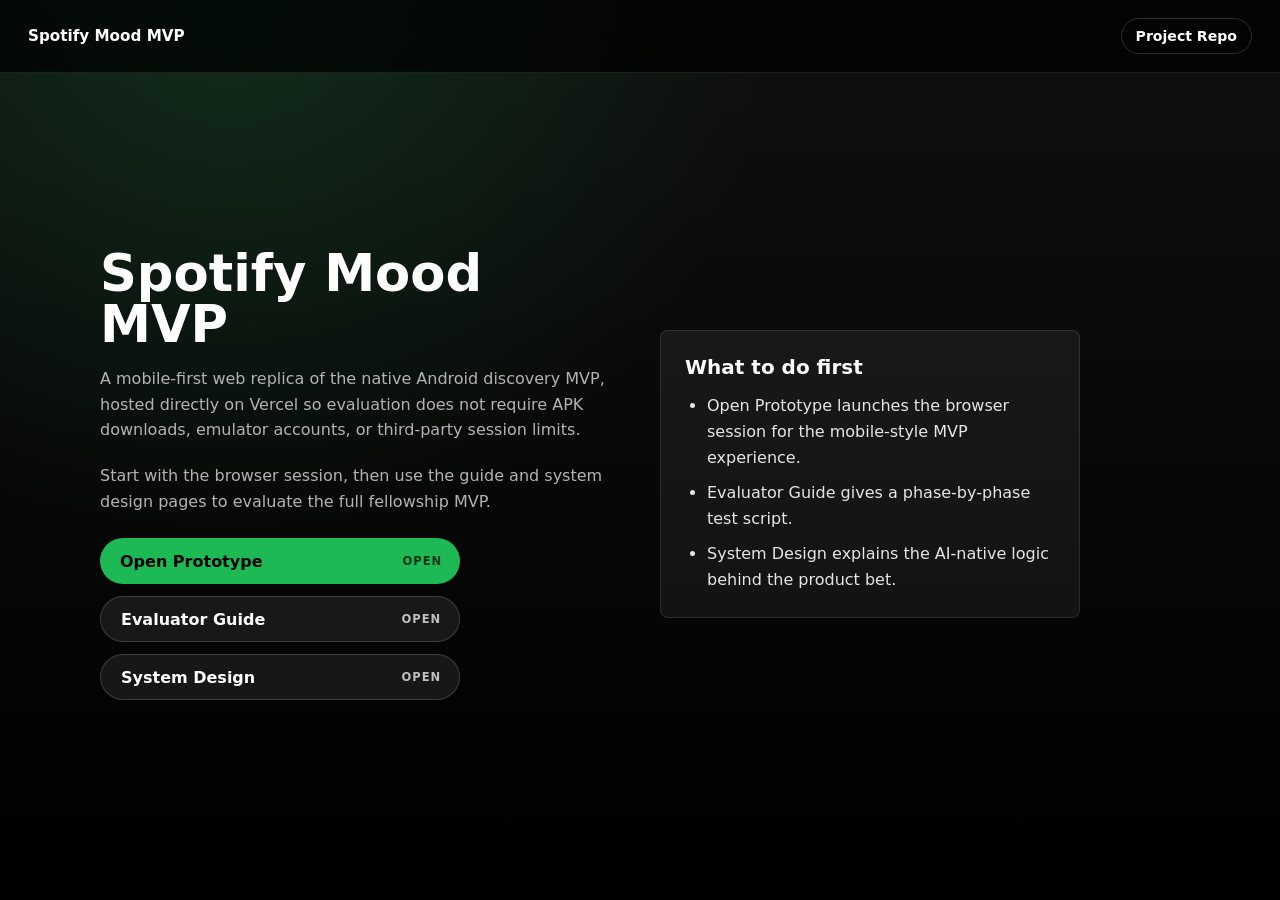
<file: deploy/evaluator-portal/index.html>
<!doctype html>
<html lang="en">
  <head>
    <meta charset="utf-8" />
    <meta name="viewport" content="width=device-width, initial-scale=1" />
    <title>Spotify Mood MVP</title>
    <style>
      :root {
        color-scheme: dark;
        font-family: Inter, ui-sans-serif, system-ui, -apple-system, BlinkMacSystemFont, "Segoe UI", sans-serif;
        background: #000;
        color: #fff;
        --green: #1db954;
        --muted: #b3b3b3;
        --soft: #e6e6e6;
        --border: rgba(255, 255, 255, 0.1);
      }

      * {
        box-sizing: border-box;
      }

      body {
        margin: 0;
        min-height: 100vh;
        background:
          radial-gradient(circle at 18% 0%, rgba(29, 185, 84, 0.18), transparent 34rem),
          linear-gradient(180deg, #101010 0%, #000 100%);
      }

      a {
        color: inherit;
      }

      .topbar {
        position: fixed;
        top: 0;
        left: 0;
        right: 0;
        z-index: 10;
        display: flex;
        align-items: center;
        justify-content: space-between;
        gap: 16px;
        padding: 18px 28px;
        background: rgba(0, 0, 0, 0.72);
        border-bottom: 1px solid var(--border);
        backdrop-filter: blur(18px);
      }

      .brand {
        font-size: 0.95rem;
        font-weight: 800;
        text-decoration: none;
      }

      .repo-link {
        min-height: 36px;
        display: inline-flex;
        align-items: center;
        justify-content: center;
        padding: 0 14px;
        border: 1px solid rgba(255, 255, 255, 0.16);
        border-radius: 999px;
        font-size: 0.88rem;
        font-weight: 700;
        text-decoration: none;
      }

      main {
        width: min(1080px, calc(100vw - 32px));
        min-height: 100vh;
        margin: 0 auto;
        display: grid;
        grid-template-columns: minmax(280px, 520px) minmax(280px, 420px);
        gap: 40px;
        align-items: center;
        padding: 96px 0 48px;
      }

      h1 {
        margin: 0 0 16px;
        font-size: clamp(2rem, 4vw, 4rem);
        line-height: 1;
        letter-spacing: 0;
      }

      p {
        margin: 0 0 20px;
        color: var(--muted);
        font-size: 1rem;
        line-height: 1.6;
      }

      .actions {
        display: grid;
        gap: 12px;
        max-width: 360px;
        margin-top: 24px;
      }

      .button {
        min-height: 46px;
        display: inline-flex;
        align-items: center;
        justify-content: space-between;
        padding: 0 18px 0 20px;
        border-radius: 999px;
        background: var(--green);
        color: #000;
        font-weight: 800;
        text-decoration: none;
      }

      .button::after {
        content: "open";
        font-size: 0.72rem;
        font-weight: 900;
        letter-spacing: 0.08em;
        text-transform: uppercase;
        opacity: 0.72;
      }

      .button.secondary {
        border: 1px solid rgba(255, 255, 255, 0.16);
        background: rgba(255, 255, 255, 0.08);
        color: #fff;
      }

      .panel {
        border: 1px solid var(--border);
        border-radius: 8px;
        background: rgba(255, 255, 255, 0.06);
        padding: 24px;
      }

      .panel h2 {
        margin: 0 0 14px;
        font-size: 1.25rem;
        letter-spacing: 0;
      }

      .panel ul {
        margin: 0;
        padding-left: 22px;
        color: var(--soft);
        line-height: 1.6;
      }

      .panel li + li {
        margin-top: 10px;
      }

      @media (max-width: 840px) {
        .topbar {
          padding: 14px 16px;
        }

        main {
          grid-template-columns: 1fr;
          gap: 28px;
        }
      }
    </style>
    <script src="./app-config.js"></script>
  </head>
  <body>
    <header class="topbar">
      <a class="brand" href="./index.html">Spotify Mood MVP</a>
      <a class="repo-link" href="https://github.com/Jagadeesh11200/Spotify-Prototype/" target="_blank" rel="noreferrer" data-repo-link>Project Repo</a>
    </header>

    <main>
      <section>
        <h1>Spotify Mood MVP</h1>
        <p>
          A mobile-first web replica of the native Android discovery MVP, hosted directly on Vercel so evaluation does
          not require APK downloads, emulator accounts, or third-party session limits.
        </p>
        <p>
          Start with the browser session, then use the guide and system design pages to evaluate the full fellowship MVP.
        </p>
        <div class="actions">
          <a class="button" href="#" target="_blank" rel="noreferrer" data-browser-session-link>Open Prototype</a>
          <a class="button secondary" href="./evaluator-guide.html" target="_blank" rel="noreferrer">Evaluator Guide</a>
          <a class="button secondary" href="./system-design.html" target="_blank" rel="noreferrer">System Design</a>
        </div>
      </section>

      <section class="panel" aria-label="Evaluation instructions">
        <h2>What to do first</h2>
        <ul>
          <li>Open Prototype launches the browser session for the mobile-style MVP experience.</li>
          <li>Evaluator Guide gives a phase-by-phase test script.</li>
          <li>System Design explains the AI-native logic behind the product bet.</li>
        </ul>
      </section>
    </main>

    <script>
      const config = window.SPOTIFY_MOOD_MVP_CONFIG || {};
      const appUrl = config.browserSessionUrl || config.mobileSessionUrl || "./prototype.html";
      const repoUrl = config.repositoryUrl || "https://github.com/Jagadeesh11200/Spotify-Prototype/";

      document.querySelectorAll("[data-browser-session-link]").forEach((link) => {
        link.href = appUrl;
      });

      document.querySelectorAll("[data-repo-link]").forEach((link) => {
        link.href = repoUrl;
      });
    </script>
  </body>
</html>
</file>
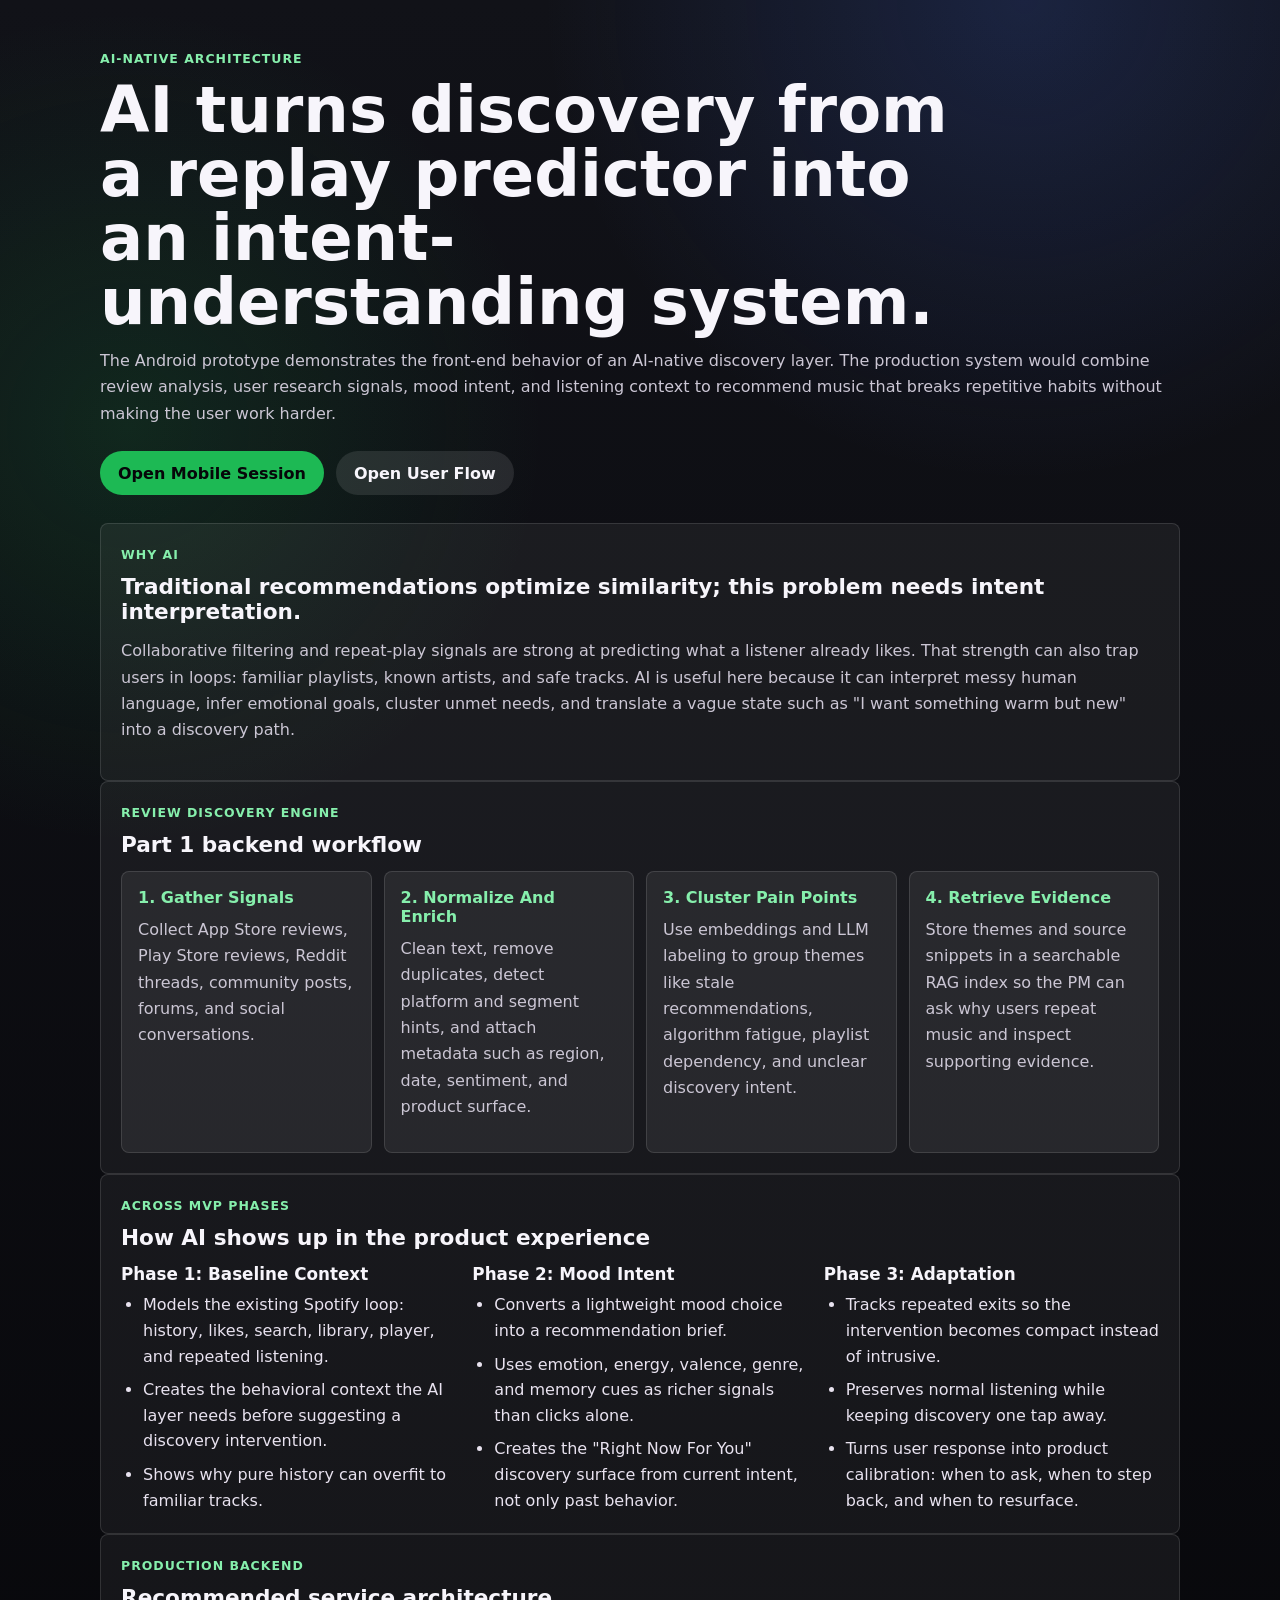
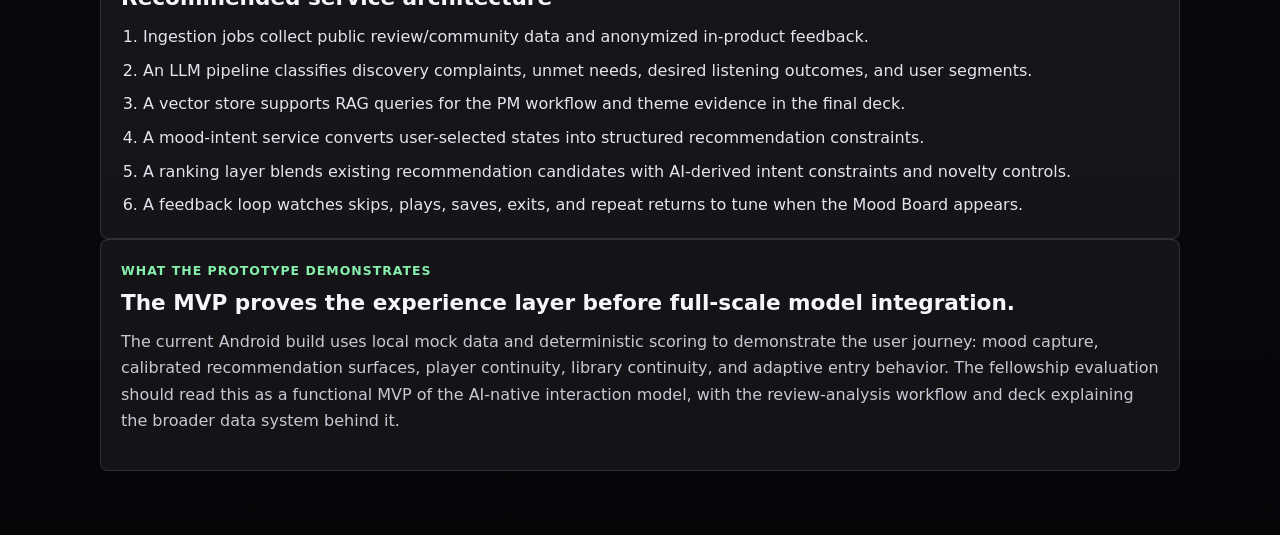
<file: deploy/evaluator-portal/ai-architecture.html>
<!doctype html>
<html lang="en">
  <head>
    <meta charset="utf-8" />
    <meta name="viewport" content="width=device-width, initial-scale=1" />
    <title>AI Architecture - Spotify Mood MVP</title>
    <style>
      :root {
        color-scheme: dark;
        font-family: Inter, ui-sans-serif, system-ui, -apple-system, BlinkMacSystemFont, "Segoe UI", sans-serif;
        background: #08090b;
        color: #f7f5fb;
      }

      * {
        box-sizing: border-box;
      }

      body {
        margin: 0;
        min-height: 100vh;
        background:
          radial-gradient(circle at 80% 0%, rgba(65, 105, 225, 0.2), transparent 30rem),
          radial-gradient(circle at 10% 20%, rgba(29, 185, 84, 0.14), transparent 26rem),
          linear-gradient(180deg, #111218 0%, #060609 100%);
      }

      main {
        width: min(1080px, calc(100vw - 32px));
        margin: 0 auto;
        padding: 48px 0 64px;
      }

      header {
        margin-bottom: 28px;
      }

      h1,
      h2,
      h3,
      p {
        margin-top: 0;
      }

      h1 {
        max-width: 860px;
        margin-bottom: 14px;
        font-size: clamp(2rem, 5vw, 4.1rem);
        line-height: 1;
        letter-spacing: 0;
      }

      h2 {
        margin-bottom: 14px;
        font-size: 1.35rem;
      }

      h3 {
        margin-bottom: 8px;
        font-size: 1.05rem;
      }

      p {
        color: #cbc6d4;
        line-height: 1.65;
      }

      .toolbar {
        display: flex;
        flex-wrap: wrap;
        gap: 12px;
        margin-top: 24px;
      }

      .button {
        display: inline-flex;
        align-items: center;
        justify-content: center;
        min-height: 44px;
        padding: 0 18px;
        border-radius: 999px;
        background: #1db954;
        color: #060609;
        font-weight: 800;
        text-decoration: none;
      }

      .button.secondary {
        background: rgba(255, 255, 255, 0.1);
        color: #f7f5fb;
      }

      .stack {
        display: grid;
        gap: 16px;
      }

      .panel {
        border: 1px solid rgba(255, 255, 255, 0.12);
        border-radius: 8px;
        background: rgba(255, 255, 255, 0.055);
        padding: 20px;
      }

      .pipeline {
        display: grid;
        grid-template-columns: repeat(4, minmax(0, 1fr));
        gap: 12px;
      }

      .node {
        min-height: 150px;
        border: 1px solid rgba(255, 255, 255, 0.12);
        border-radius: 8px;
        background: rgba(255, 255, 255, 0.065);
        padding: 16px;
      }

      .node strong {
        display: block;
        margin-bottom: 10px;
        color: #86efac;
      }

      .phase-grid {
        display: grid;
        grid-template-columns: repeat(3, minmax(0, 1fr));
        gap: 16px;
      }

      ol,
      ul {
        margin: 0;
        padding-left: 22px;
        color: #e8e2ef;
        line-height: 1.6;
      }

      li + li {
        margin-top: 8px;
      }

      .label {
        display: inline-flex;
        margin-bottom: 12px;
        color: #86efac;
        font-size: 0.78rem;
        font-weight: 800;
        letter-spacing: 0.08em;
        text-transform: uppercase;
      }

      @media (max-width: 920px) {
        .pipeline,
        .phase-grid {
          grid-template-columns: 1fr;
        }
      }
    </style>
    <script src="./app-config.js"></script>
  </head>
  <body>
    <main>
      <header>
        <span class="label">AI-Native Architecture</span>
        <h1>AI turns discovery from a replay predictor into an intent-understanding system.</h1>
        <p>
          The Android prototype demonstrates the front-end behavior of an AI-native discovery layer. The production
          system would combine review analysis, user research signals, mood intent, and listening context to recommend
          music that breaks repetitive habits without making the user work harder.
        </p>
        <div class="toolbar">
          <a class="button" href="#" target="_blank" rel="noreferrer" data-appetize-link>Open Mobile Session</a>
          <a class="button secondary" href="./user-flow.html" target="_blank" rel="noreferrer">Open User Flow</a>
        </div>
      </header>

      <section class="panel">
        <span class="label">Why AI</span>
        <h2>Traditional recommendations optimize similarity; this problem needs intent interpretation.</h2>
        <p>
          Collaborative filtering and repeat-play signals are strong at predicting what a listener already likes. That
          strength can also trap users in loops: familiar playlists, known artists, and safe tracks. AI is useful here
          because it can interpret messy human language, infer emotional goals, cluster unmet needs, and translate a
          vague state such as "I want something warm but new" into a discovery path.
        </p>
      </section>

      <section class="panel">
        <span class="label">Review Discovery Engine</span>
        <h2>Part 1 backend workflow</h2>
        <div class="pipeline">
          <article class="node">
            <strong>1. Gather Signals</strong>
            <p>Collect App Store reviews, Play Store reviews, Reddit threads, community posts, forums, and social conversations.</p>
          </article>
          <article class="node">
            <strong>2. Normalize And Enrich</strong>
            <p>Clean text, remove duplicates, detect platform and segment hints, and attach metadata such as region, date, sentiment, and product surface.</p>
          </article>
          <article class="node">
            <strong>3. Cluster Pain Points</strong>
            <p>Use embeddings and LLM labeling to group themes like stale recommendations, algorithm fatigue, playlist dependency, and unclear discovery intent.</p>
          </article>
          <article class="node">
            <strong>4. Retrieve Evidence</strong>
            <p>Store themes and source snippets in a searchable RAG index so the PM can ask why users repeat music and inspect supporting evidence.</p>
          </article>
        </div>
      </section>

      <section class="panel">
        <span class="label">Across MVP Phases</span>
        <h2>How AI shows up in the product experience</h2>
        <div class="phase-grid">
          <article>
            <h3>Phase 1: Baseline Context</h3>
            <ul>
              <li>Models the existing Spotify loop: history, likes, search, library, player, and repeated listening.</li>
              <li>Creates the behavioral context the AI layer needs before suggesting a discovery intervention.</li>
              <li>Shows why pure history can overfit to familiar tracks.</li>
            </ul>
          </article>
          <article>
            <h3>Phase 2: Mood Intent</h3>
            <ul>
              <li>Converts a lightweight mood choice into a recommendation brief.</li>
              <li>Uses emotion, energy, valence, genre, and memory cues as richer signals than clicks alone.</li>
              <li>Creates the "Right Now For You" discovery surface from current intent, not only past behavior.</li>
            </ul>
          </article>
          <article>
            <h3>Phase 3: Adaptation</h3>
            <ul>
              <li>Tracks repeated exits so the intervention becomes compact instead of intrusive.</li>
              <li>Preserves normal listening while keeping discovery one tap away.</li>
              <li>Turns user response into product calibration: when to ask, when to step back, and when to resurface.</li>
            </ul>
          </article>
        </div>
      </section>

      <section class="panel">
        <span class="label">Production Backend</span>
        <h2>Recommended service architecture</h2>
        <ol>
          <li>Ingestion jobs collect public review/community data and anonymized in-product feedback.</li>
          <li>An LLM pipeline classifies discovery complaints, unmet needs, desired listening outcomes, and user segments.</li>
          <li>A vector store supports RAG queries for the PM workflow and theme evidence in the final deck.</li>
          <li>A mood-intent service converts user-selected states into structured recommendation constraints.</li>
          <li>A ranking layer blends existing recommendation candidates with AI-derived intent constraints and novelty controls.</li>
          <li>A feedback loop watches skips, plays, saves, exits, and repeat returns to tune when the Mood Board appears.</li>
        </ol>
      </section>

      <section class="panel">
        <span class="label">What The Prototype Demonstrates</span>
        <h2>The MVP proves the experience layer before full-scale model integration.</h2>
        <p>
          The current Android build uses local mock data and deterministic scoring to demonstrate the user journey:
          mood capture, calibrated recommendation surfaces, player continuity, library continuity, and adaptive entry
          behavior. The fellowship evaluation should read this as a functional MVP of the AI-native interaction model,
          with the review-analysis workflow and deck explaining the broader data system behind it.
        </p>
      </section>
    </main>

    <script>
      const config = window.SPOTIFY_MOOD_MVP_CONFIG || {};
      const appUrl = config.appetizeUrl || "https://appetize.io";

      document.querySelectorAll("[data-appetize-link]").forEach((link) => {
        link.href = appUrl;
      });
    </script>
  </body>
</html>
</file>
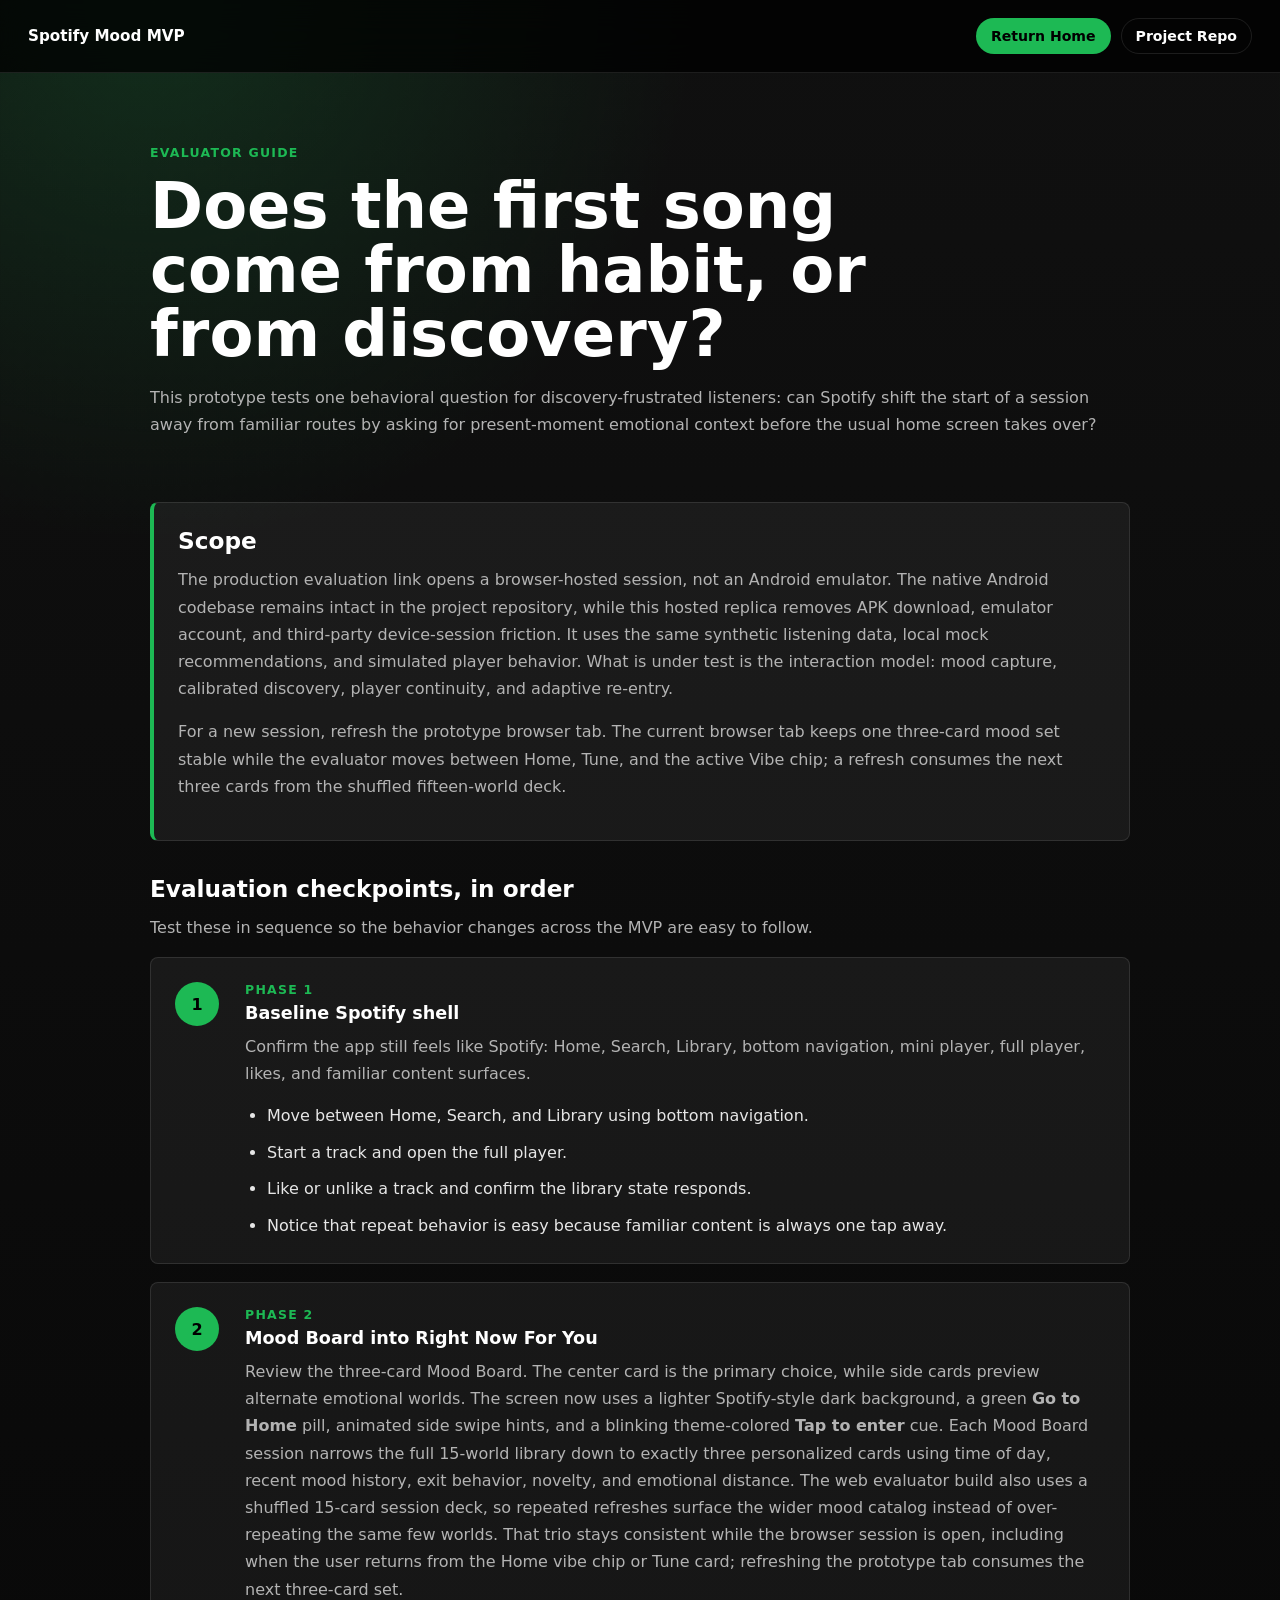
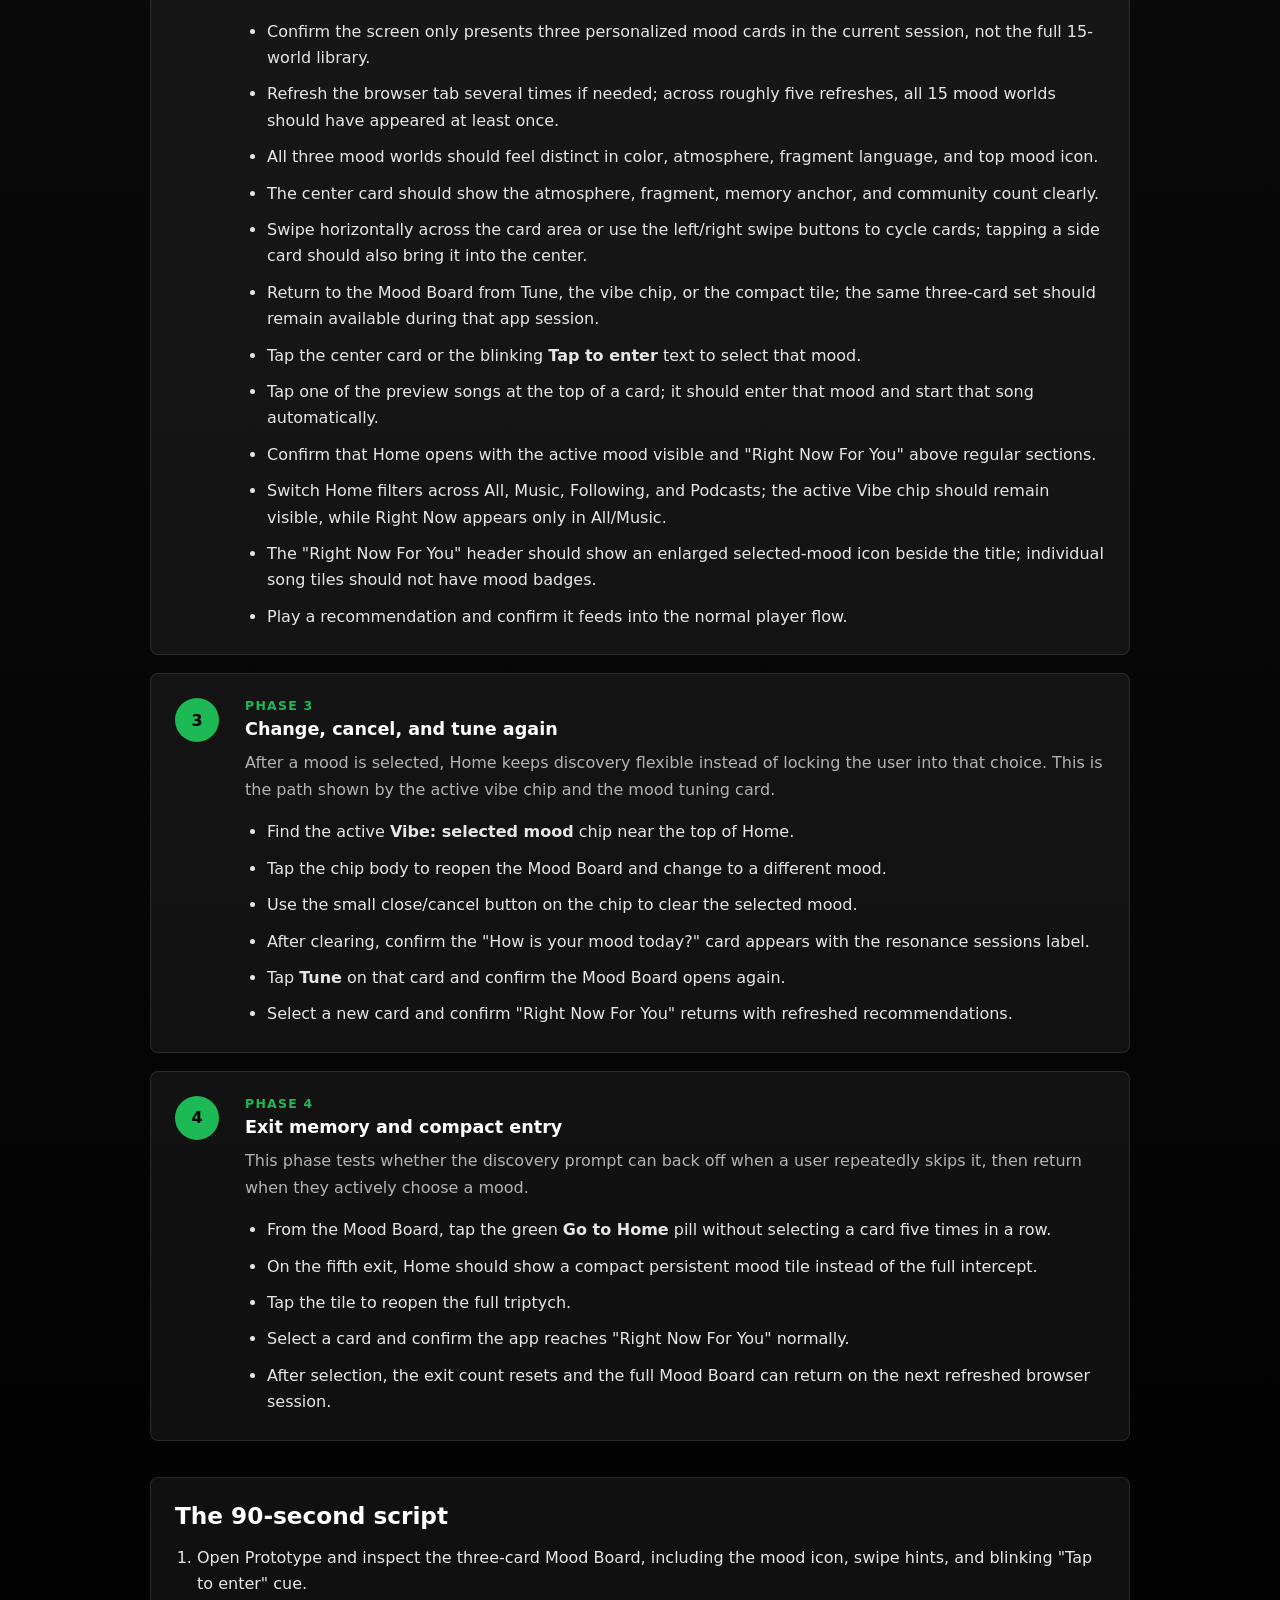
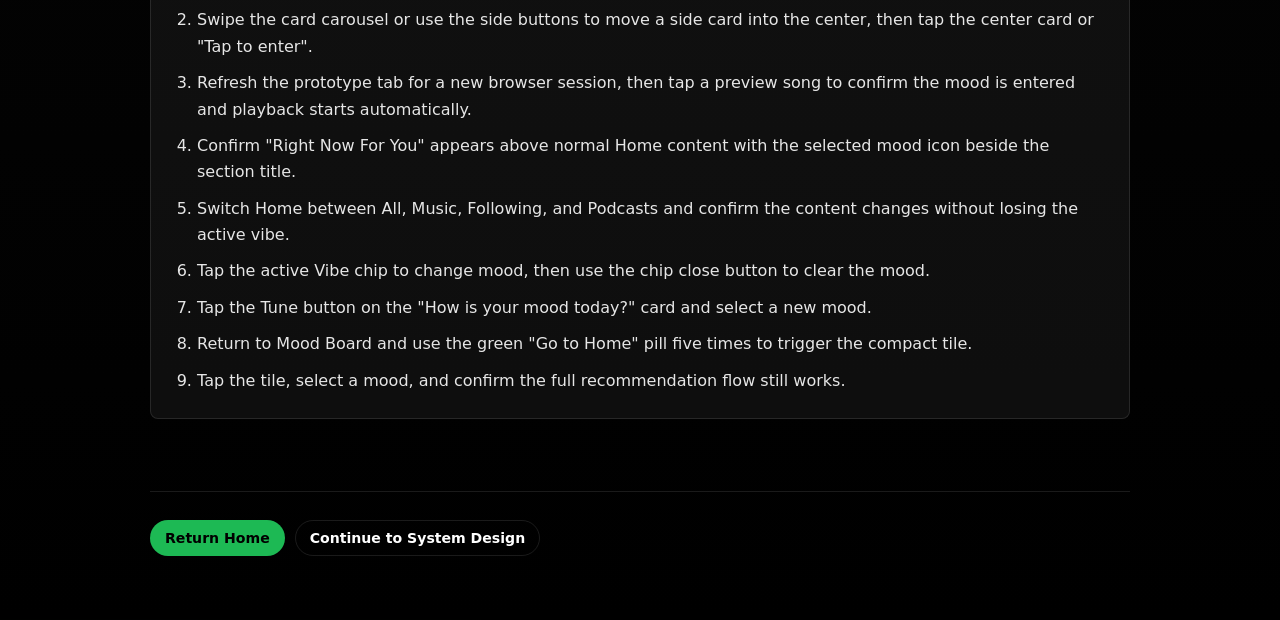
<file: deploy/evaluator-portal/evaluator-guide.html>
<!doctype html>
<html lang="en">
  <head>
    <meta charset="utf-8" />
    <meta name="viewport" content="width=device-width, initial-scale=1" />
    <title>Evaluator Guide - Spotify Mood MVP</title>
    <style>
      :root {
        color-scheme: dark;
        font-family: Inter, ui-sans-serif, system-ui, -apple-system, BlinkMacSystemFont, "Segoe UI", sans-serif;
        background: #000;
        color: #fff;
        --green: #1db954;
        --muted: #b3b3b3;
        --soft: #e6e6e6;
        --border: rgba(255, 255, 255, 0.1);
        --maxw: 980px;
      }

      * {
        box-sizing: border-box;
      }

      html {
        scroll-behavior: smooth;
      }

      body {
        margin: 0;
        min-height: 100vh;
        background:
          radial-gradient(circle at 12% 0%, rgba(29, 185, 84, 0.18), transparent 34rem),
          linear-gradient(180deg, #101010 0%, #000 100%);
      }

      a {
        color: inherit;
      }

      .topbar {
        position: sticky;
        top: 0;
        z-index: 10;
        display: flex;
        align-items: center;
        justify-content: space-between;
        gap: 16px;
        padding: 18px 28px;
        background: rgba(0, 0, 0, 0.76);
        border-bottom: 1px solid var(--border);
        backdrop-filter: blur(18px);
      }

      .brand {
        font-size: 0.95rem;
        font-weight: 800;
        text-decoration: none;
      }

      .top-actions,
      footer {
        display: flex;
        flex-wrap: wrap;
        align-items: center;
        gap: 10px;
      }

      .pill {
        min-height: 36px;
        display: inline-flex;
        align-items: center;
        justify-content: center;
        padding: 0 14px;
        border: 1px solid var(--border);
        border-radius: 999px;
        font-size: 0.88rem;
        font-weight: 700;
        text-decoration: none;
      }

      .pill.home {
        background: var(--green);
        border-color: transparent;
        color: #000;
      }

      .hero,
      main,
      footer {
        width: min(var(--maxw), calc(100vw - 32px));
        margin: 0 auto;
      }

      .hero {
        padding: 72px 0 28px;
      }

      .eyebrow,
      .phase-label {
        display: block;
        color: var(--green);
        font-size: 0.78rem;
        font-weight: 900;
        letter-spacing: 0.1em;
        text-transform: uppercase;
      }

      .eyebrow {
        margin-bottom: 14px;
      }

      .phase-label {
        margin-bottom: 6px;
      }

      h1,
      h2,
      h3,
      p {
        margin-top: 0;
      }

      h1 {
        max-width: 790px;
        margin-bottom: 18px;
        font-size: clamp(2.2rem, 5vw, 4.5rem);
        line-height: 1;
        letter-spacing: 0;
      }

      h2 {
        margin-bottom: 12px;
        font-size: 1.45rem;
      }

      h3 {
        margin-bottom: 10px;
        font-size: 1.1rem;
      }

      p {
        color: var(--muted);
        font-size: 1rem;
        line-height: 1.7;
      }

      main {
        padding-bottom: 72px;
      }

      .note,
      .phase,
      .script {
        border: 1px solid var(--border);
        border-radius: 8px;
        background: rgba(255, 255, 255, 0.055);
        padding: 24px;
      }

      .note {
        margin: 20px 0 34px;
        border-left: 4px solid var(--green);
      }

      .journey {
        display: grid;
        gap: 18px;
      }

      .phase {
        display: grid;
        grid-template-columns: 52px minmax(0, 1fr);
        gap: 18px;
      }

      .node {
        width: 44px;
        height: 44px;
        display: grid;
        place-items: center;
        border-radius: 50%;
        background: var(--green);
        color: #000;
        font-weight: 900;
      }

      ul,
      ol {
        margin: 16px 0 0;
        padding-left: 22px;
        color: var(--soft);
        line-height: 1.65;
      }

      li + li {
        margin-top: 10px;
      }

      .script {
        margin-top: 36px;
      }

      footer {
        padding: 28px 0 64px;
        border-top: 1px solid var(--border);
      }

      @media (max-width: 720px) {
        .topbar {
          align-items: flex-start;
          flex-direction: column;
        }

        .phase {
          grid-template-columns: 1fr;
        }
      }
    </style>
    <script src="./app-config.js"></script>
  </head>
  <body>
    <header class="topbar">
      <a class="brand" href="./index.html">Spotify Mood MVP</a>
      <div class="top-actions">
        <a class="pill home" href="./index.html">Return Home</a>
        <a class="pill" href="https://github.com/Jagadeesh11200/Spotify-Prototype/" target="_blank" rel="noreferrer" data-repo-link>Project Repo</a>
      </div>
    </header>

    <section class="hero">
      <span class="eyebrow">Evaluator guide</span>
      <h1>Does the first song come from habit, or from discovery?</h1>
      <p>
        This prototype tests one behavioral question for discovery-frustrated listeners: can Spotify shift the start
        of a session away from familiar routes by asking for present-moment emotional context before the usual home
        screen takes over?
      </p>
    </section>

    <main>
      <section class="note">
        <h2>Scope</h2>
        <p>
          The production evaluation link opens a browser-hosted session, not an Android emulator. The native
          Android codebase remains intact in the project repository, while this hosted replica removes APK download,
          emulator account, and third-party device-session friction. It uses the same synthetic listening data, local
          mock recommendations, and simulated player behavior. What is under test is the interaction model: mood
          capture, calibrated discovery, player continuity, and adaptive re-entry.
        </p>
        <p>
          For a new session, refresh the prototype browser tab. The current browser tab keeps one three-card mood set
          stable while the evaluator moves between Home, Tune, and the active Vibe chip; a refresh consumes the next
          three cards from the shuffled fifteen-world deck.
        </p>
      </section>

      <section>
        <h2>Evaluation checkpoints, in order</h2>
        <p>Test these in sequence so the behavior changes across the MVP are easy to follow.</p>
        <div class="journey">
          <article class="phase">
            <div class="node">1</div>
            <div>
              <span class="phase-label">Phase 1</span>
              <h3>Baseline Spotify shell</h3>
              <p>
                Confirm the app still feels like Spotify: Home, Search, Library, bottom navigation, mini player, full
                player, likes, and familiar content surfaces.
              </p>
              <ul>
                <li>Move between Home, Search, and Library using bottom navigation.</li>
                <li>Start a track and open the full player.</li>
                <li>Like or unlike a track and confirm the library state responds.</li>
                <li>Notice that repeat behavior is easy because familiar content is always one tap away.</li>
              </ul>
            </div>
          </article>

          <article class="phase">
            <div class="node">2</div>
            <div>
              <span class="phase-label">Phase 2</span>
              <h3>Mood Board into Right Now For You</h3>
              <p>
                Review the three-card Mood Board. The center card is the primary choice, while side cards preview
                alternate emotional worlds. The screen now uses a lighter Spotify-style dark background, a green
                <strong>Go to Home</strong> pill, animated side swipe hints, and a blinking theme-colored
                <strong>Tap to enter</strong> cue. Each Mood Board session narrows the full 15-world library down to
                exactly three personalized cards using time of day, recent mood history, exit behavior, novelty, and
                emotional distance. The web evaluator build also uses a shuffled 15-card session deck, so repeated
                refreshes surface the wider mood catalog instead of over-repeating the same few worlds. That trio stays
                consistent while the browser session is open, including when the user returns from the Home vibe chip or
                Tune card; refreshing the prototype tab consumes the next three-card set.
              </p>
              <ul>
                <li>Confirm the screen only presents three personalized mood cards in the current session, not the full 15-world library.</li>
                <li>Refresh the browser tab several times if needed; across roughly five refreshes, all 15 mood worlds should have appeared at least once.</li>
                <li>All three mood worlds should feel distinct in color, atmosphere, fragment language, and top mood icon.</li>
                <li>The center card should show the atmosphere, fragment, memory anchor, and community count clearly.</li>
                <li>Swipe horizontally across the card area or use the left/right swipe buttons to cycle cards; tapping a side card should also bring it into the center.</li>
                <li>Return to the Mood Board from Tune, the vibe chip, or the compact tile; the same three-card set should remain available during that app session.</li>
                <li>Tap the center card or the blinking <strong>Tap to enter</strong> text to select that mood.</li>
                <li>Tap one of the preview songs at the top of a card; it should enter that mood and start that song automatically.</li>
                <li>Confirm that Home opens with the active mood visible and "Right Now For You" above regular sections.</li>
                <li>Switch Home filters across All, Music, Following, and Podcasts; the active Vibe chip should remain visible, while Right Now appears only in All/Music.</li>
                <li>The "Right Now For You" header should show an enlarged selected-mood icon beside the title; individual song tiles should not have mood badges.</li>
                <li>Play a recommendation and confirm it feeds into the normal player flow.</li>
              </ul>
            </div>
          </article>

          <article class="phase">
            <div class="node">3</div>
            <div>
              <span class="phase-label">Phase 3</span>
              <h3>Change, cancel, and tune again</h3>
              <p>
                After a mood is selected, Home keeps discovery flexible instead of locking the user into that choice.
                This is the path shown by the active vibe chip and the mood tuning card.
              </p>
              <ul>
                <li>Find the active <strong>Vibe: selected mood</strong> chip near the top of Home.</li>
                <li>Tap the chip body to reopen the Mood Board and change to a different mood.</li>
                <li>Use the small close/cancel button on the chip to clear the selected mood.</li>
                <li>After clearing, confirm the "How is your mood today?" card appears with the resonance sessions label.</li>
                <li>Tap <strong>Tune</strong> on that card and confirm the Mood Board opens again.</li>
                <li>Select a new card and confirm "Right Now For You" returns with refreshed recommendations.</li>
              </ul>
            </div>
          </article>

          <article class="phase">
            <div class="node">4</div>
            <div>
              <span class="phase-label">Phase 4</span>
              <h3>Exit memory and compact entry</h3>
              <p>
                This phase tests whether the discovery prompt can back off when a user repeatedly skips it, then return
                when they actively choose a mood.
              </p>
              <ul>
                <li>From the Mood Board, tap the green <strong>Go to Home</strong> pill without selecting a card five times in a row.</li>
                <li>On the fifth exit, Home should show a compact persistent mood tile instead of the full intercept.</li>
                <li>Tap the tile to reopen the full triptych.</li>
                <li>Select a card and confirm the app reaches "Right Now For You" normally.</li>
                <li>After selection, the exit count resets and the full Mood Board can return on the next refreshed browser session.</li>
              </ul>
            </div>
          </article>
        </div>
      </section>

      <section class="script">
        <h2>The 90-second script</h2>
        <ol>
          <li>Open Prototype and inspect the three-card Mood Board, including the mood icon, swipe hints, and blinking "Tap to enter" cue.</li>
          <li>Swipe the card carousel or use the side buttons to move a side card into the center, then tap the center card or "Tap to enter".</li>
          <li>Refresh the prototype tab for a new browser session, then tap a preview song to confirm the mood is entered and playback starts automatically.</li>
          <li>Confirm "Right Now For You" appears above normal Home content with the selected mood icon beside the section title.</li>
          <li>Switch Home between All, Music, Following, and Podcasts and confirm the content changes without losing the active vibe.</li>
          <li>Tap the active Vibe chip to change mood, then use the chip close button to clear the mood.</li>
          <li>Tap the Tune button on the "How is your mood today?" card and select a new mood.</li>
          <li>Return to Mood Board and use the green "Go to Home" pill five times to trigger the compact tile.</li>
          <li>Tap the tile, select a mood, and confirm the full recommendation flow still works.</li>
        </ol>
      </section>
    </main>

    <footer>
      <a class="pill home" href="./index.html">Return Home</a>
      <a class="pill" href="./system-design.html">Continue to System Design</a>
    </footer>

    <script>
      const config = window.SPOTIFY_MOOD_MVP_CONFIG || {};
      const repoUrl = config.repositoryUrl || "https://github.com/Jagadeesh11200/Spotify-Prototype/";
      document.querySelectorAll("[data-repo-link]").forEach((link) => {
        link.href = repoUrl;
      });
    </script>
  </body>
</html>
</file>
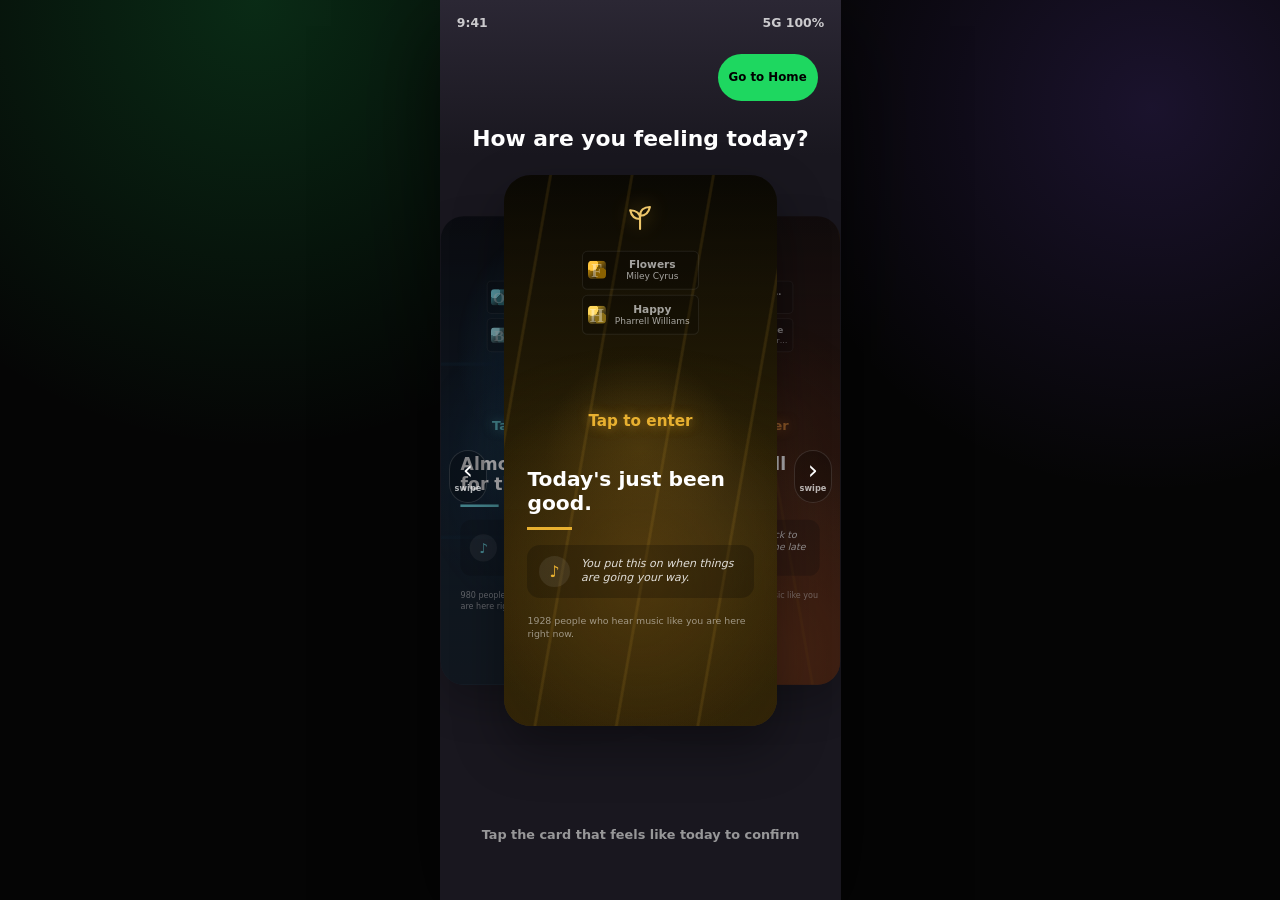
<file: deploy/evaluator-portal/prototype.html>
<!doctype html>
<html lang="en">
  <head>
    <meta charset="utf-8" />
    <meta name="viewport" content="width=device-width, initial-scale=1" />
    <title>Spotify Mood MVP Prototype</title>
    <link rel="stylesheet" href="./prototype.css" />
  </head>
  <body>
    <main class="phone-stage" aria-label="Spotify Mood MVP web replica">
      <section class="phone-shell">
        <div class="status-bar">
          <span>9:41</span>
          <span>5G 100%</span>
        </div>

        <section id="mood-board" class="screen mood-screen is-active" aria-label="Mood Board">
          <div class="mood-glow"></div>
          <button class="home-pill" type="button" data-go-home>Go to Home</button>
          <h1>How are you feeling today?</h1>
          <div class="carousel" id="carousel" aria-label="Personalized mood cards"></div>
          <button class="swipe-hint left" type="button" data-cycle-left aria-label="Swipe left">
            <span>&lsaquo;</span>
            <small>swipe</small>
          </button>
          <button class="swipe-hint right" type="button" data-cycle-right aria-label="Swipe right">
            <span>&rsaquo;</span>
            <small>swipe</small>
          </button>
          <p class="mood-helper">Tap the card that feels like today to confirm</p>
        </section>

        <section id="home-screen" class="screen home-screen" aria-label="Home">
          <header class="home-top">
            <button class="avatar" type="button" aria-label="User profile" data-open-profile>U</button>
            <div class="home-filters" aria-label="Filters">
              <button class="filter is-active" type="button">All</button>
              <button class="filter" type="button">Music</button>
              <button class="filter" type="button">Podcasts</button>
            </div>
          </header>

          <div class="mood-filter-row">
            <div id="active-vibe" class="active-vibe is-hidden"></div>
          </div>
          <section id="resonance-banner" class="resonance-banner is-hidden">
            <div>
              <span class="eyebrow"><i></i> Resonance Sessions</span>
              <h2>How is your mood today?</h2>
              <p>Tune your music recommendations to your vibe.</p>
            </div>
            <button type="button" data-open-mood>Tune</button>
          </section>

          <section id="compact-tile" class="compact-tile is-hidden" data-open-mood>
            <span class="tile-icon">&#9671;</span>
            <div>
              <strong>Find a mood for right now</strong>
              <span>Tap to reopen Resonance Sessions</span>
            </div>
          </section>

          <section id="right-now" class="right-now is-hidden">
            <div class="section-title">
              <h2>Right Now For You</h2>
              <span id="right-now-icon" class="world-mark"></span>
            </div>
            <div id="right-now-list" class="song-row"></div>
          </section>

          <section>
            <h2 class="block-title is-hidden">Recently played</h2>
            <div id="recent-grid" class="recent-grid"></div>
          </section>

          <section id="row-section-primary">
            <h2 id="row-title-primary" class="block-title">New Releases</h2>
            <div id="recommended-row" class="song-row compact"></div>
          </section>

          <section id="row-section-secondary">
            <h2 id="row-title-secondary" class="block-title">Trending Tracks</h2>
            <div id="trending-row" class="song-row compact"></div>
          </section>

          <section id="row-section-tertiary">
            <h2 id="row-title-tertiary" class="block-title">Acoustic & Chill</h2>
            <div id="tertiary-row" class="song-row compact"></div>
          </section>

          <section id="artist-section" class="is-hidden">
            <h2 id="artist-title" class="block-title">Featured Artists</h2>
            <div id="artist-row" class="song-row compact"></div>
          </section>
        </section>

        <section id="search-screen" class="screen app-screen search-screen" aria-label="Search">
          <header class="app-header">
            <button class="avatar small" type="button" aria-label="User profile" data-open-profile>U</button>
            <h1>Search</h1>
            <button class="header-icon" type="button" aria-label="Search with Camera">&#9711;</button>
          </header>
          <label class="search-box">
            <span>&#8981;</span>
            <input id="search-input" type="search" placeholder="What do you want to listen to?" autocomplete="off" />
            <button id="clear-search" class="is-hidden" type="button" aria-label="Clear search">x</button>
          </label>
          <div id="search-content"></div>
        </section>

        <section id="library-screen" class="screen app-screen library-screen" aria-label="Your Library">
          <header class="app-header">
            <button class="avatar small" type="button" aria-label="User profile" data-open-profile>U</button>
            <h1>Your Library</h1>
            <button class="header-icon" type="button" aria-label="Search in library" data-tab-shortcut="Search">&#8981;</button>
            <button class="header-icon" type="button" aria-label="Create playlist" data-open-create-dialog>+</button>
          </header>
          <div id="library-filters" class="library-filters"></div>
          <div class="library-sort">
            <span>&#8645; Recents</span>
            <span>&#9638;</span>
          </div>
          <div id="library-list"></div>
        </section>

        <nav class="bottom-nav" aria-label="Spotify navigation">
          <button class="nav-item is-active" type="button" data-tab="Home"><span>&#8962;</span>Home</button>
          <button class="nav-item" type="button" data-tab="Search"><span>&#8981;</span>Search</button>
          <button class="nav-item" type="button" data-tab="Your Library"><span>&#9637;</span>Your Library</button>
          <button class="nav-item" type="button" data-tab="Create"><span>+</span>Create</button>
        </nav>

        <section id="mini-player" class="mini-player">
          <div id="mini-art" class="album-art"></div>
          <div>
            <strong id="mini-title">As It Was</strong>
            <span id="mini-artist">Harry Styles</span>
          </div>
          <button class="mini-action" type="button" aria-label="Connect to device">&#9637;</button>
          <button class="mini-action" type="button" aria-label="Like song">&#9829;</button>
          <button id="play-toggle" type="button" aria-label="Play or pause">&#9654;</button>
        </section>

        <section id="full-player" class="full-player is-hidden" aria-label="Now playing"></section>
        <section id="create-sheet" class="sheet-backdrop is-hidden" aria-label="Create menu"></section>
        <section id="create-dialog" class="dialog-backdrop is-hidden" aria-label="Create playlist dialog"></section>
        <section id="profile-drawer" class="profile-layer is-hidden" aria-label="Profile menu"></section>
      </section>
    </main>

    <script src="./prototype.js"></script>
  </body>
</html>
</file>
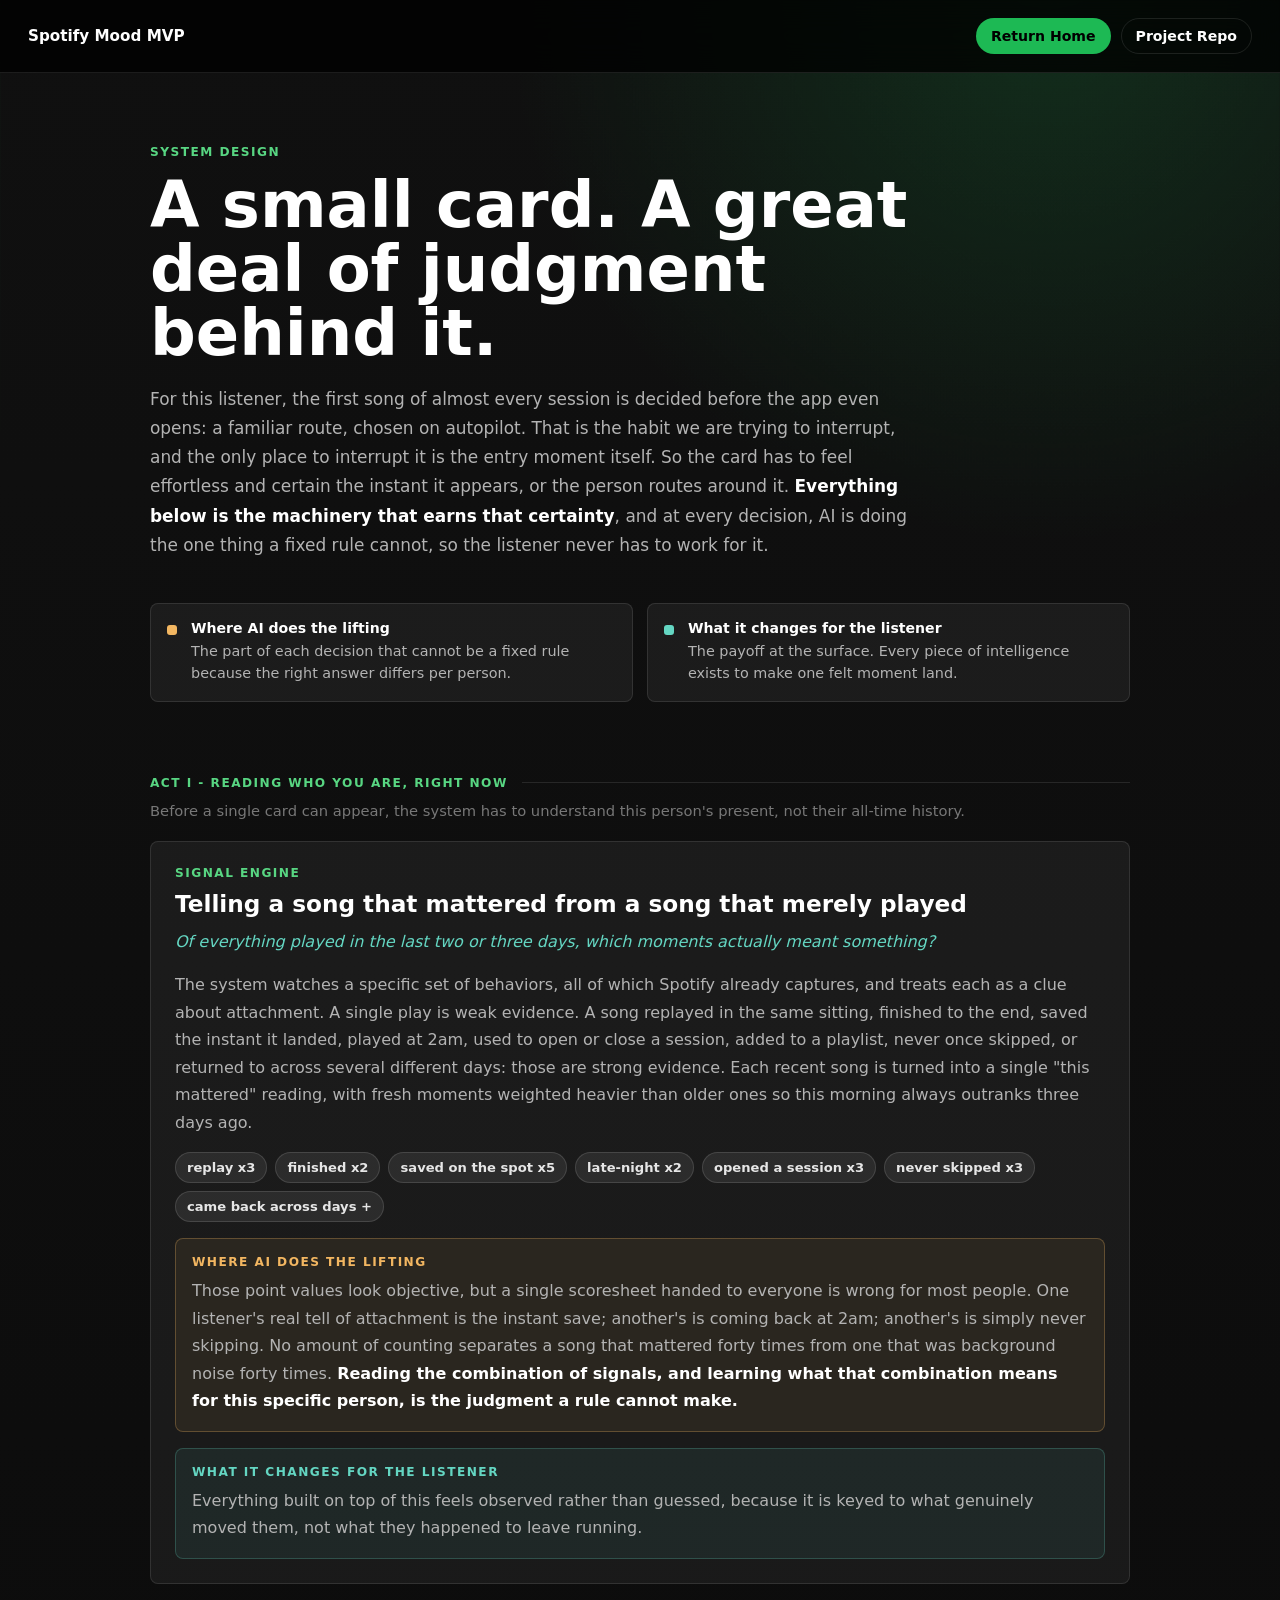
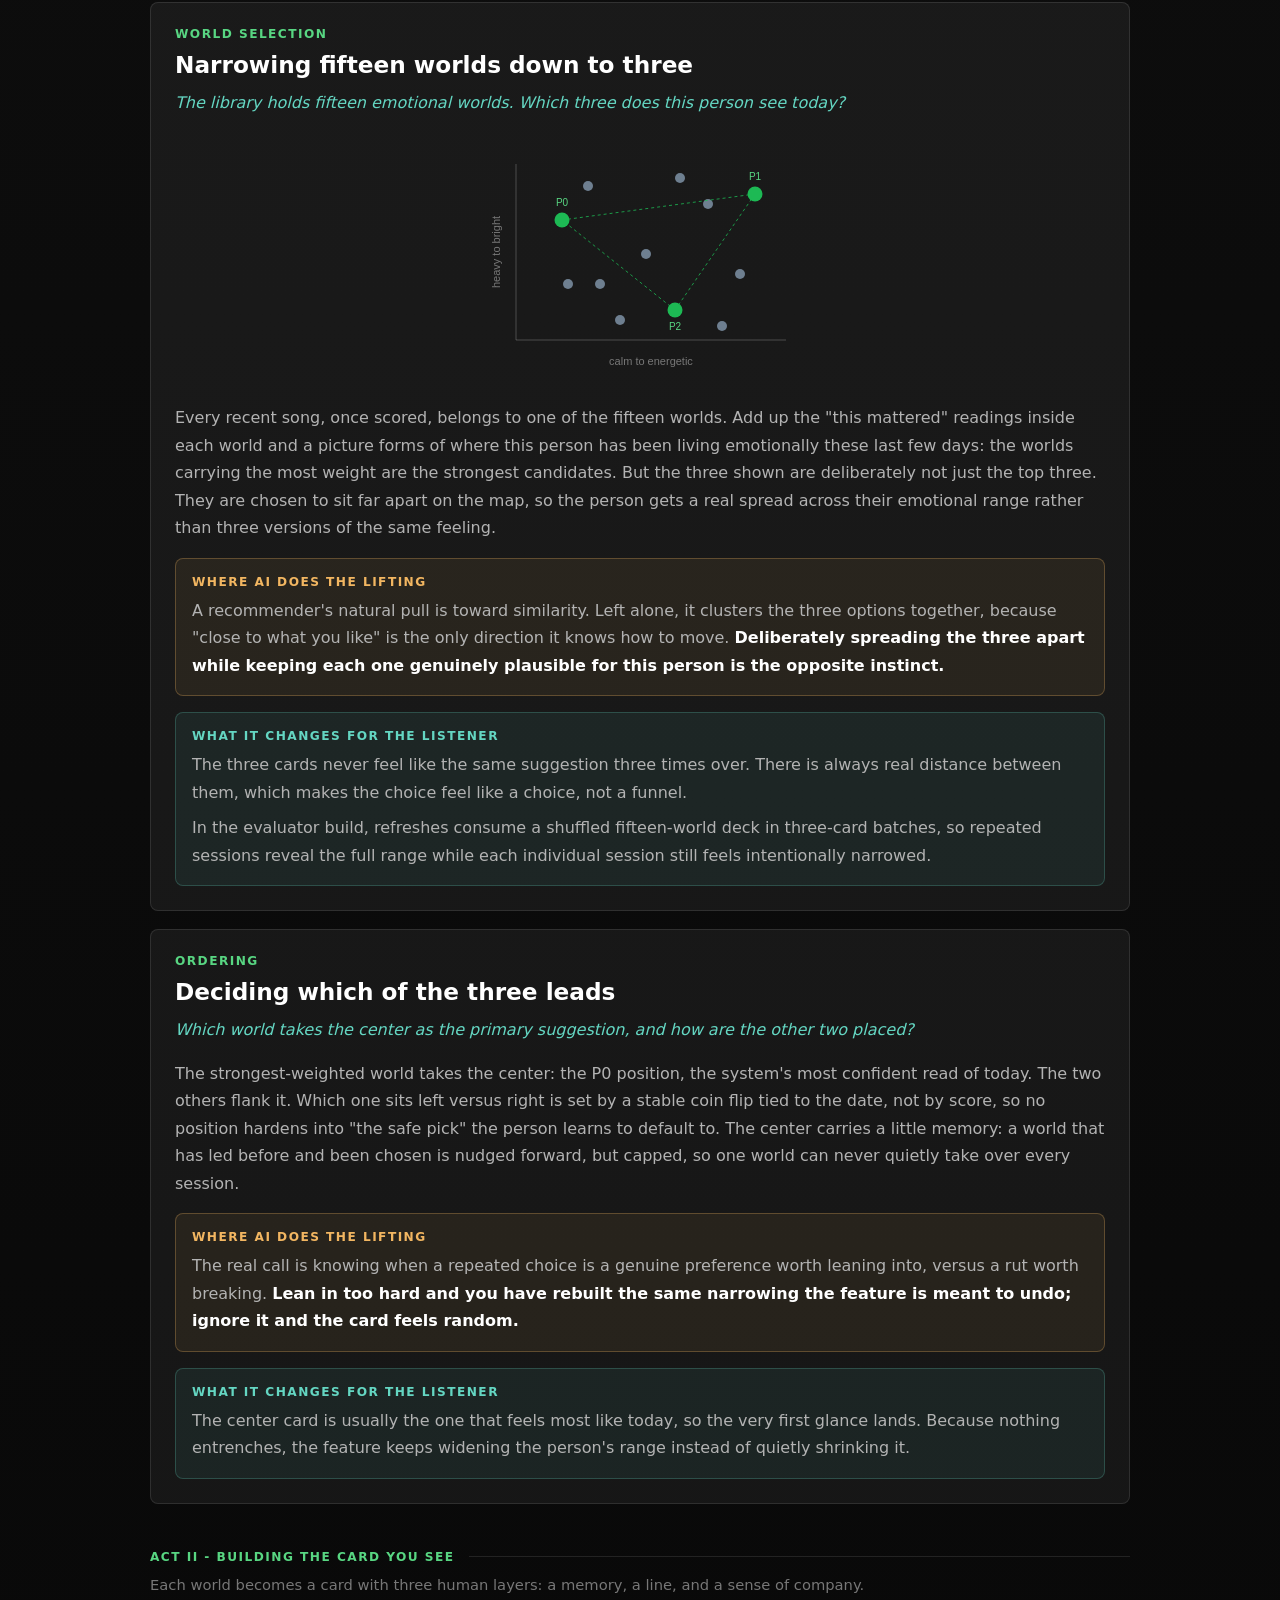
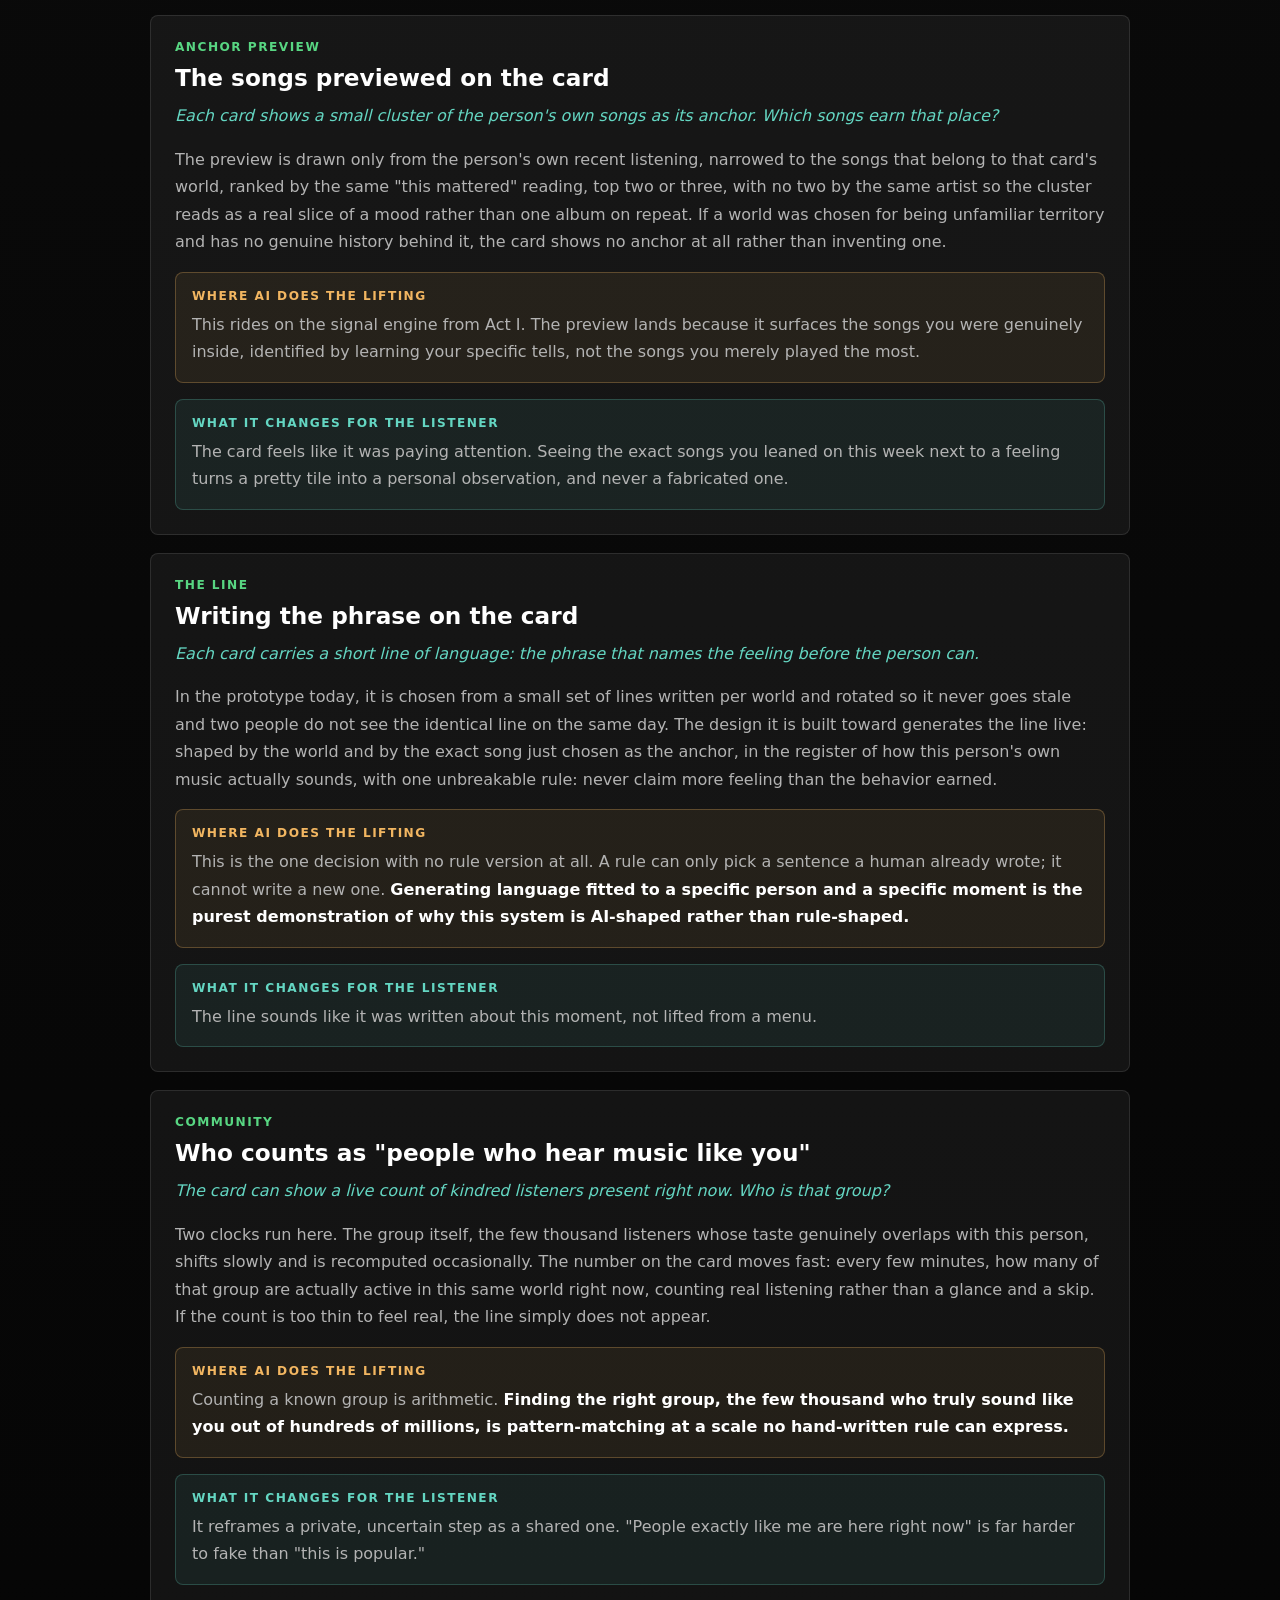
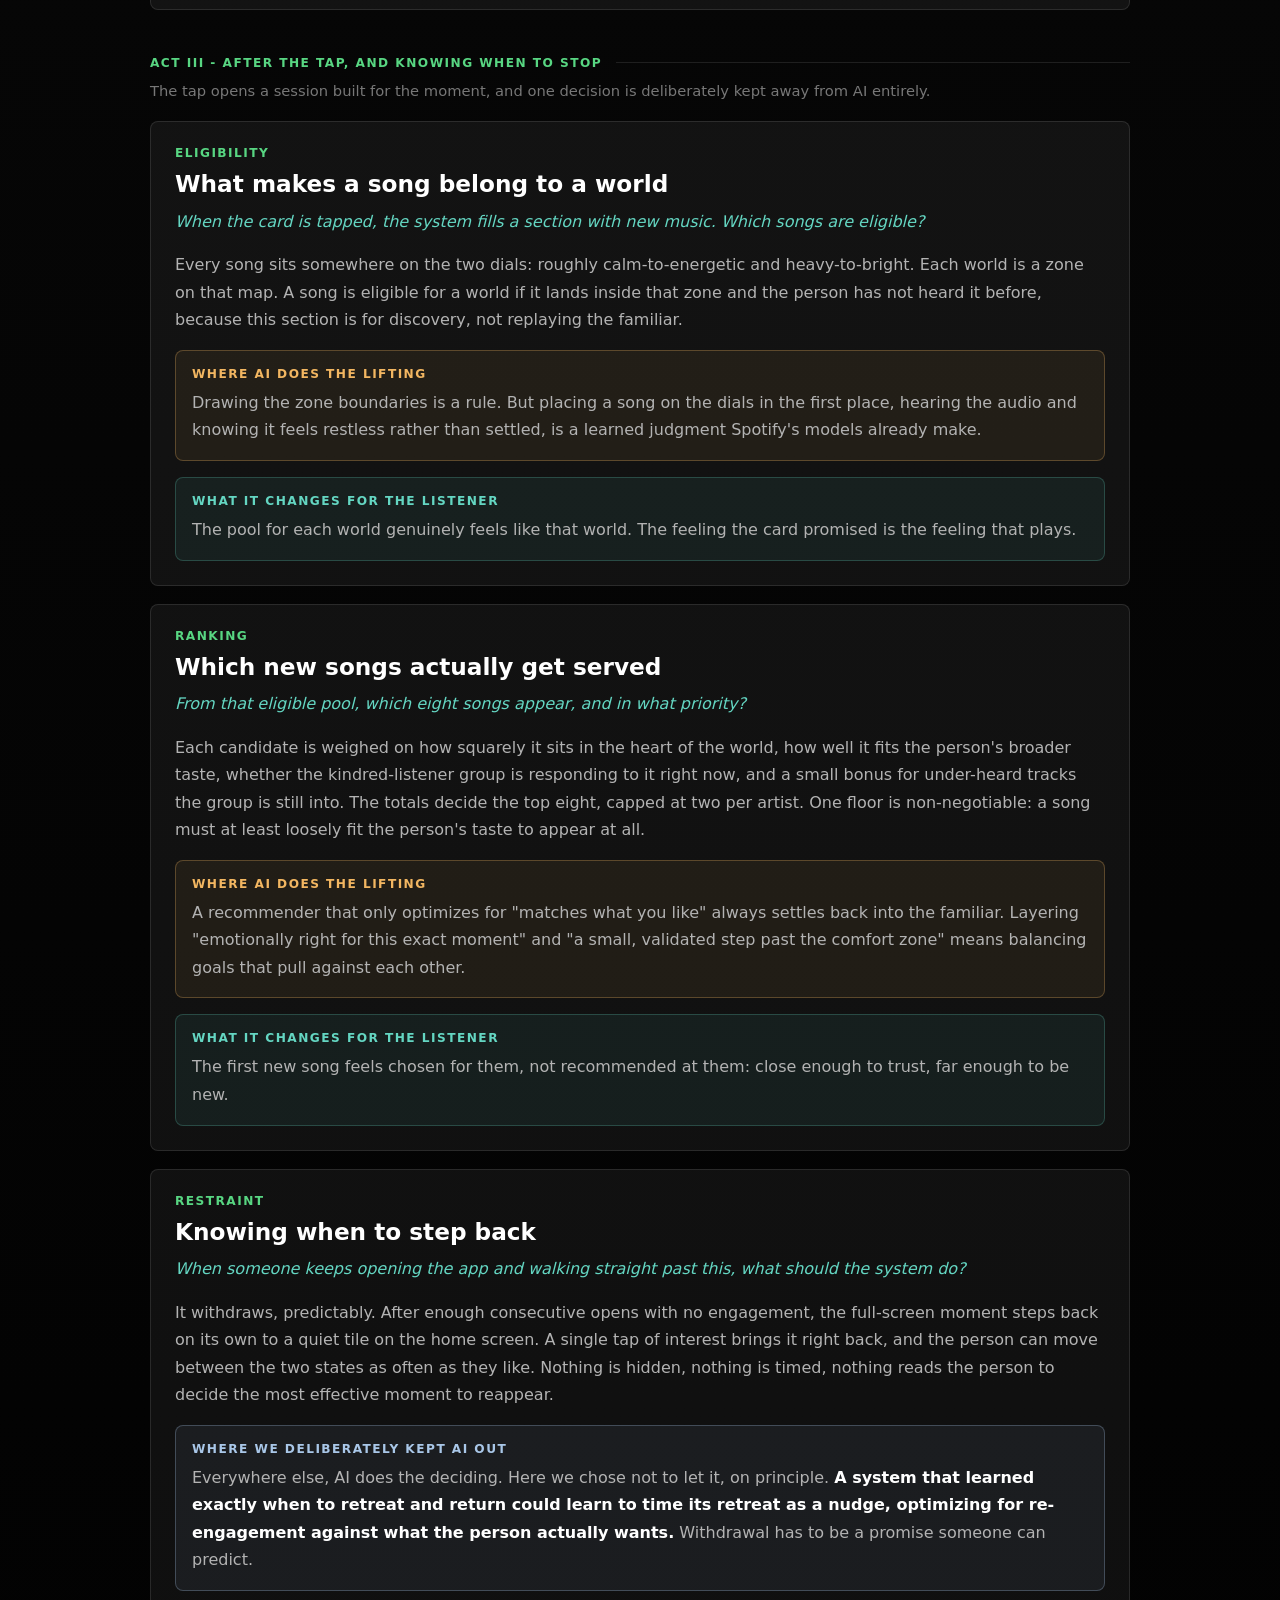
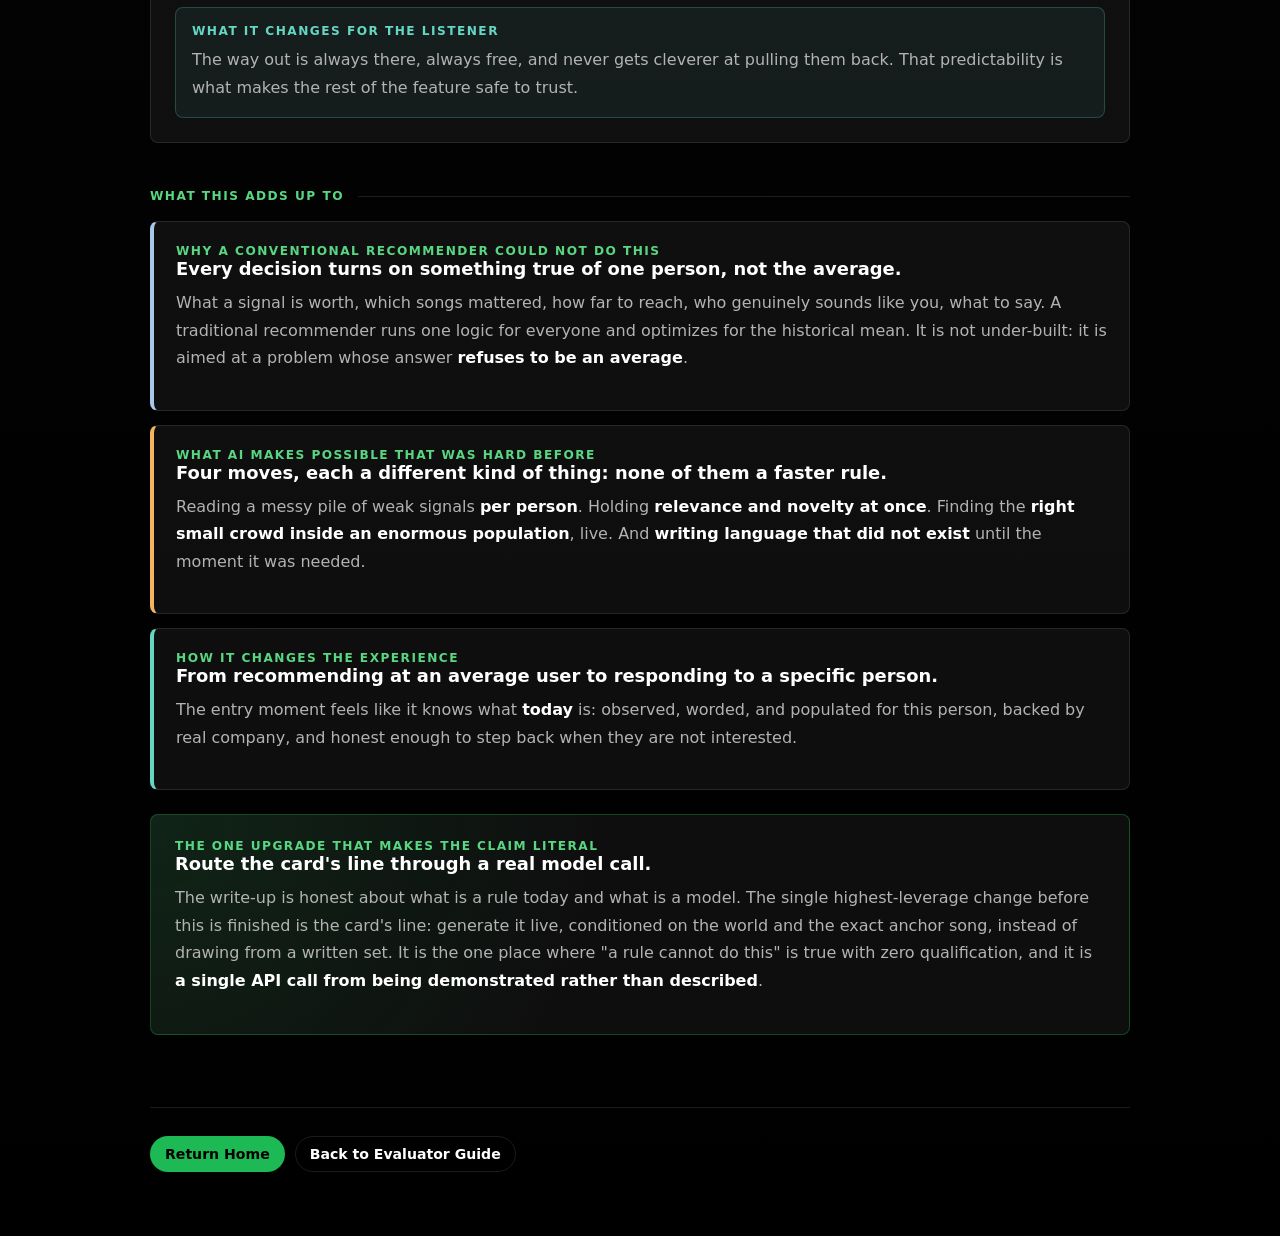
<file: deploy/evaluator-portal/system-design.html>
<!doctype html>
<html lang="en">
  <head>
    <meta charset="utf-8" />
    <meta name="viewport" content="width=device-width, initial-scale=1" />
    <title>System Design - Spotify Mood MVP</title>
    <style>
      :root {
        color-scheme: dark;
        font-family: Inter, ui-sans-serif, system-ui, -apple-system, BlinkMacSystemFont, "Segoe UI", sans-serif;
        background: #000;
        color: #fff;
        --green: #1db954;
        --green-soft: #58d682;
        --teal: #64d6c2;
        --amber: #f2b661;
        --blue: #a9c7e8;
        --muted: #b3b3b3;
        --soft: #e6e6e6;
        --surface: #121212;
        --surface-2: #181818;
        --border: rgba(255, 255, 255, 0.1);
        --maxw: 980px;
      }

      * {
        box-sizing: border-box;
      }

      html {
        scroll-behavior: smooth;
      }

      body {
        margin: 0;
        min-height: 100vh;
        background:
          radial-gradient(circle at 82% 0%, rgba(29, 185, 84, 0.18), transparent 34rem),
          linear-gradient(180deg, #101010 0%, #000 100%);
      }

      a {
        color: inherit;
      }

      strong {
        color: #fff;
      }

      .topbar {
        position: sticky;
        top: 0;
        z-index: 10;
        display: flex;
        align-items: center;
        justify-content: space-between;
        gap: 16px;
        padding: 18px 28px;
        background: rgba(0, 0, 0, 0.78);
        border-bottom: 1px solid var(--border);
        backdrop-filter: blur(18px);
      }

      .brand {
        font-size: 0.95rem;
        font-weight: 800;
        text-decoration: none;
      }

      .top-actions,
      footer {
        display: flex;
        flex-wrap: wrap;
        align-items: center;
        gap: 10px;
      }

      .pill {
        min-height: 36px;
        display: inline-flex;
        align-items: center;
        justify-content: center;
        padding: 0 14px;
        border: 1px solid var(--border);
        border-radius: 999px;
        font-size: 0.88rem;
        font-weight: 700;
        text-decoration: none;
      }

      .pill.home {
        background: var(--green);
        border-color: transparent;
        color: #000;
      }

      .hero,
      .legend,
      main,
      footer {
        width: min(var(--maxw), calc(100vw - 32px));
        margin: 0 auto;
      }

      .hero {
        padding: 72px 0 26px;
      }

      .eyebrow,
      .tag,
      .act,
      .mini-label {
        display: block;
        color: var(--green-soft);
        font-size: 0.76rem;
        font-weight: 900;
        letter-spacing: 0.12em;
        text-transform: uppercase;
      }

      .eyebrow {
        margin-bottom: 14px;
      }

      h1,
      h2,
      h3,
      h4,
      p {
        margin-top: 0;
      }

      h1 {
        max-width: 760px;
        margin-bottom: 20px;
        font-size: clamp(2.2rem, 5vw, 4.45rem);
        line-height: 1;
        letter-spacing: 0;
      }

      h2 {
        margin-bottom: 10px;
        font-size: 1.45rem;
        line-height: 1.2;
      }

      h3 {
        margin-bottom: 10px;
        font-size: 1.12rem;
      }

      h4 {
        margin: 0 0 4px;
        font-size: 0.96rem;
      }

      p {
        color: var(--muted);
        font-size: 1rem;
        line-height: 1.72;
      }

      .lead {
        max-width: 780px;
        font-size: 1.06rem;
      }

      .legend {
        display: grid;
        grid-template-columns: repeat(2, minmax(0, 1fr));
        gap: 14px;
        padding-bottom: 10px;
      }

      .key,
      .module,
      .synthesis,
      .closer {
        border: 1px solid var(--border);
        border-radius: 8px;
        background: rgba(255, 255, 255, 0.055);
      }

      .key {
        display: grid;
        grid-template-columns: 12px minmax(0, 1fr);
        gap: 12px;
        padding: 16px;
      }

      .swatch {
        width: 10px;
        height: 10px;
        margin-top: 5px;
        border-radius: 3px;
      }

      .swatch.ai {
        background: var(--amber);
      }

      .swatch.ux {
        background: var(--teal);
      }

      .key h4 {
        color: #fff;
        font-size: 0.88rem;
      }

      .key p {
        margin: 0;
        font-size: 0.9rem;
        line-height: 1.55;
      }

      main {
        padding: 18px 0 72px;
      }

      .rail {
        margin: 46px 0 14px;
      }

      .rail-row {
        display: flex;
        align-items: center;
        gap: 14px;
      }

      .rail-line {
        flex: 1;
        height: 1px;
        background: var(--border);
      }

      .rail p {
        margin: 8px 0 0;
        color: #777;
        font-size: 0.92rem;
      }

      .module {
        padding: 24px;
        margin-top: 18px;
      }

      .tag {
        margin-bottom: 10px;
        color: var(--green-soft);
      }

      .decision {
        margin-bottom: 16px;
        color: var(--teal);
        font-style: italic;
      }

      .chips {
        display: flex;
        flex-wrap: wrap;
        gap: 8px;
        margin: 16px 0 4px;
      }

      .chip {
        border: 1px solid rgba(255, 255, 255, 0.12);
        border-radius: 999px;
        background: rgba(255, 255, 255, 0.08);
        color: var(--soft);
        padding: 7px 11px;
        font-size: 0.82rem;
        font-weight: 700;
      }

      .insight,
      .surface {
        margin-top: 16px;
        padding: 16px;
        border-radius: 8px;
      }

      .insight {
        border: 1px solid rgba(242, 182, 97, 0.28);
        background: rgba(242, 182, 97, 0.075);
      }

      .surface {
        border: 1px solid rgba(100, 214, 194, 0.24);
        background: rgba(100, 214, 194, 0.075);
      }

      .held {
        border-color: rgba(169, 199, 232, 0.28);
        background: rgba(169, 199, 232, 0.075);
      }

      .insight .mini-label {
        color: var(--amber);
      }

      .surface .mini-label {
        color: var(--teal);
      }

      .held .mini-label {
        color: var(--blue);
      }

      .insight p,
      .surface p {
        margin: 8px 0 0;
      }

      .dial {
        display: flex;
        justify-content: center;
        margin: 18px 0;
        overflow-x: auto;
      }

      .synthesis {
        margin-top: 18px;
        padding: 22px;
      }

      .synthesis + .synthesis {
        margin-top: 14px;
      }

      .synthesis.ai {
        border-left: 4px solid var(--amber);
      }

      .synthesis.ux {
        border-left: 4px solid var(--teal);
      }

      .synthesis.base {
        border-left: 4px solid var(--blue);
      }

      .closer {
        margin-top: 24px;
        padding: 24px;
        border-color: rgba(29, 185, 84, 0.32);
        background:
          radial-gradient(circle at 0% 0%, rgba(29, 185, 84, 0.13), transparent 28rem),
          rgba(255, 255, 255, 0.055);
      }

      footer {
        padding: 28px 0 64px;
        border-top: 1px solid var(--border);
      }

      @media (max-width: 760px) {
        .topbar {
          align-items: flex-start;
          flex-direction: column;
        }

        .legend {
          grid-template-columns: 1fr;
        }
      }
    </style>
    <script src="./app-config.js"></script>
  </head>
  <body>
    <header class="topbar">
      <a class="brand" href="./index.html">Spotify Mood MVP</a>
      <div class="top-actions">
        <a class="pill home" href="./index.html">Return Home</a>
        <a class="pill" href="https://github.com/Jagadeesh11200/Spotify-Prototype/" target="_blank" rel="noreferrer" data-repo-link>Project Repo</a>
      </div>
    </header>

    <section class="hero">
      <span class="eyebrow">System design</span>
      <h1>A small card. A great deal of judgment behind it.</h1>
      <p class="lead">
        For this listener, the first song of almost every session is decided before the app even opens: a familiar
        route, chosen on autopilot. That is the habit we are trying to interrupt, and the only place to interrupt it is
        the entry moment itself. So the card has to feel effortless and certain the instant it appears, or the person
        routes around it. <strong>Everything below is the machinery that earns that certainty</strong>, and at every
        decision, AI is doing the one thing a fixed rule cannot, so the listener never has to work for it.
      </p>
    </section>

    <section class="legend" aria-label="System design legend">
      <article class="key">
        <span class="swatch ai"></span>
        <div>
          <h4>Where AI does the lifting</h4>
          <p>The part of each decision that cannot be a fixed rule because the right answer differs per person.</p>
        </div>
      </article>
      <article class="key">
        <span class="swatch ux"></span>
        <div>
          <h4>What it changes for the listener</h4>
          <p>The payoff at the surface. Every piece of intelligence exists to make one felt moment land.</p>
        </div>
      </article>
    </section>

    <main>
      <div class="rail">
        <div class="rail-row">
          <span class="act">Act I - Reading who you are, right now</span>
          <span class="rail-line"></span>
        </div>
        <p>Before a single card can appear, the system has to understand this person's present, not their all-time history.</p>
      </div>

      <section class="module">
        <span class="tag">Signal engine</span>
        <h2>Telling a song that mattered from a song that merely played</h2>
        <p class="decision">Of everything played in the last two or three days, which moments actually meant something?</p>
        <p>
          The system watches a specific set of behaviors, all of which Spotify already captures, and treats each as a
          clue about attachment. A single play is weak evidence. A song replayed in the same sitting, finished to the
          end, saved the instant it landed, played at 2am, used to open or close a session, added to a playlist, never
          once skipped, or returned to across several different days: those are strong evidence. Each recent song is
          turned into a single "this mattered" reading, with fresh moments weighted heavier than older ones so this
          morning always outranks three days ago.
        </p>
        <div class="chips">
          <span class="chip">replay x3</span>
          <span class="chip">finished x2</span>
          <span class="chip">saved on the spot x5</span>
          <span class="chip">late-night x2</span>
          <span class="chip">opened a session x3</span>
          <span class="chip">never skipped x3</span>
          <span class="chip">came back across days +</span>
        </div>
        <div class="insight">
          <span class="mini-label">Where AI does the lifting</span>
          <p>
            Those point values look objective, but a single scoresheet handed to everyone is wrong for most people. One
            listener's real tell of attachment is the instant save; another's is coming back at 2am; another's is simply
            never skipping. No amount of counting separates a song that mattered forty times from one that was
            background noise forty times. <strong>Reading the combination of signals, and learning what that combination
            means for this specific person, is the judgment a rule cannot make.</strong>
          </p>
        </div>
        <div class="surface">
          <span class="mini-label">What it changes for the listener</span>
          <p>
            Everything built on top of this feels observed rather than guessed, because it is keyed to what genuinely
            moved them, not what they happened to leave running.
          </p>
        </div>
      </section>

      <section class="module">
        <span class="tag">World selection</span>
        <h2>Narrowing fifteen worlds down to three</h2>
        <p class="decision">The library holds fifteen emotional worlds. Which three does this person see today?</p>
        <div class="dial" aria-label="Each mood is a zone on two dials; the three cards are chosen to sit far apart on that map">
          <svg width="340" height="252" viewBox="0 0 340 252" role="img">
            <line x1="46" y1="206" x2="316" y2="206" stroke="rgba(255,255,255,0.22)" stroke-width="1" />
            <line x1="46" y1="30" x2="46" y2="206" stroke="rgba(255,255,255,0.22)" stroke-width="1" />
            <text x="181" y="231" text-anchor="middle" font-family="Inter, sans-serif" font-size="11" fill="#777">calm to energetic</text>
            <text x="30" y="118" text-anchor="middle" font-family="Inter, sans-serif" font-size="11" fill="#777" transform="rotate(-90 30 118)">heavy to bright</text>
            <circle cx="92" cy="86" r="5" fill="#6e7f90" />
            <circle cx="130" cy="150" r="5" fill="#6e7f90" />
            <circle cx="118" cy="52" r="5" fill="#6e7f90" />
            <circle cx="176" cy="120" r="5" fill="#6e7f90" />
            <circle cx="205" cy="176" r="5" fill="#6e7f90" />
            <circle cx="150" cy="186" r="5" fill="#6e7f90" />
            <circle cx="238" cy="70" r="5" fill="#6e7f90" />
            <circle cx="270" cy="140" r="5" fill="#6e7f90" />
            <circle cx="285" cy="60" r="5" fill="#6e7f90" />
            <circle cx="210" cy="44" r="5" fill="#6e7f90" />
            <circle cx="252" cy="192" r="5" fill="#6e7f90" />
            <circle cx="98" cy="150" r="5" fill="#6e7f90" />
            <line x1="92" y1="86" x2="285" y2="60" stroke="#1db954" stroke-width="1" stroke-dasharray="3 3" opacity="0.8" />
            <line x1="285" y1="60" x2="205" y2="176" stroke="#1db954" stroke-width="1" stroke-dasharray="3 3" opacity="0.8" />
            <line x1="205" y1="176" x2="92" y2="86" stroke="#1db954" stroke-width="1" stroke-dasharray="3 3" opacity="0.8" />
            <circle cx="92" cy="86" r="7.5" fill="#1db954" />
            <circle cx="285" cy="60" r="7.5" fill="#1db954" />
            <circle cx="205" cy="176" r="7.5" fill="#1db954" />
            <text x="92" y="72" text-anchor="middle" font-family="Inter, sans-serif" font-size="10" fill="#58d682">P0</text>
            <text x="285" y="46" text-anchor="middle" font-family="Inter, sans-serif" font-size="10" fill="#58d682">P1</text>
            <text x="205" y="196" text-anchor="middle" font-family="Inter, sans-serif" font-size="10" fill="#58d682">P2</text>
          </svg>
        </div>
        <p>
          Every recent song, once scored, belongs to one of the fifteen worlds. Add up the "this mattered" readings
          inside each world and a picture forms of where this person has been living emotionally these last few days:
          the worlds carrying the most weight are the strongest candidates. But the three shown are deliberately not
          just the top three. They are chosen to sit far apart on the map, so the person gets a real spread across their
          emotional range rather than three versions of the same feeling.
        </p>
        <div class="insight">
          <span class="mini-label">Where AI does the lifting</span>
          <p>
            A recommender's natural pull is toward similarity. Left alone, it clusters the three options together,
            because "close to what you like" is the only direction it knows how to move. <strong>Deliberately spreading
            the three apart while keeping each one genuinely plausible for this person is the opposite instinct.</strong>
          </p>
        </div>
        <div class="surface">
          <span class="mini-label">What it changes for the listener</span>
          <p>
            The three cards never feel like the same suggestion three times over. There is always real distance between
            them, which makes the choice feel like a choice, not a funnel.
          </p>
          <p>
            In the evaluator build, refreshes consume a shuffled fifteen-world deck in three-card batches, so repeated
            sessions reveal the full range while each individual session still feels intentionally narrowed.
          </p>
        </div>
      </section>

      <section class="module">
        <span class="tag">Ordering</span>
        <h2>Deciding which of the three leads</h2>
        <p class="decision">Which world takes the center as the primary suggestion, and how are the other two placed?</p>
        <p>
          The strongest-weighted world takes the center: the P0 position, the system's most confident read of today.
          The two others flank it. Which one sits left versus right is set by a stable coin flip tied to the date, not by
          score, so no position hardens into "the safe pick" the person learns to default to. The center carries a
          little memory: a world that has led before and been chosen is nudged forward, but capped, so one world can
          never quietly take over every session.
        </p>
        <div class="insight">
          <span class="mini-label">Where AI does the lifting</span>
          <p>
            The real call is knowing when a repeated choice is a genuine preference worth leaning into, versus a rut
            worth breaking. <strong>Lean in too hard and you have rebuilt the same narrowing the feature is meant to
            undo; ignore it and the card feels random.</strong>
          </p>
        </div>
        <div class="surface">
          <span class="mini-label">What it changes for the listener</span>
          <p>
            The center card is usually the one that feels most like today, so the very first glance lands. Because
            nothing entrenches, the feature keeps widening the person's range instead of quietly shrinking it.
          </p>
        </div>
      </section>

      <div class="rail">
        <div class="rail-row">
          <span class="act">Act II - Building the card you see</span>
          <span class="rail-line"></span>
        </div>
        <p>Each world becomes a card with three human layers: a memory, a line, and a sense of company.</p>
      </div>

      <section class="module">
        <span class="tag">Anchor preview</span>
        <h2>The songs previewed on the card</h2>
        <p class="decision">Each card shows a small cluster of the person's own songs as its anchor. Which songs earn that place?</p>
        <p>
          The preview is drawn only from the person's own recent listening, narrowed to the songs that belong to that
          card's world, ranked by the same "this mattered" reading, top two or three, with no two by the same artist so
          the cluster reads as a real slice of a mood rather than one album on repeat. If a world was chosen for being
          unfamiliar territory and has no genuine history behind it, the card shows no anchor at all rather than
          inventing one.
        </p>
        <div class="insight">
          <span class="mini-label">Where AI does the lifting</span>
          <p>
            This rides on the signal engine from Act I. The preview lands because it surfaces the songs you were
            genuinely inside, identified by learning your specific tells, not the songs you merely played the most.
          </p>
        </div>
        <div class="surface">
          <span class="mini-label">What it changes for the listener</span>
          <p>
            The card feels like it was paying attention. Seeing the exact songs you leaned on this week next to a
            feeling turns a pretty tile into a personal observation, and never a fabricated one.
          </p>
        </div>
      </section>

      <section class="module">
        <span class="tag">The line</span>
        <h2>Writing the phrase on the card</h2>
        <p class="decision">Each card carries a short line of language: the phrase that names the feeling before the person can.</p>
        <p>
          In the prototype today, it is chosen from a small set of lines written per world and rotated so it never goes
          stale and two people do not see the identical line on the same day. The design it is built toward generates
          the line live: shaped by the world and by the exact song just chosen as the anchor, in the register of how this
          person's own music actually sounds, with one unbreakable rule: never claim more feeling than the behavior
          earned.
        </p>
        <div class="insight">
          <span class="mini-label">Where AI does the lifting</span>
          <p>
            This is the one decision with no rule version at all. A rule can only pick a sentence a human already wrote;
            it cannot write a new one. <strong>Generating language fitted to a specific person and a specific moment is
            the purest demonstration of why this system is AI-shaped rather than rule-shaped.</strong>
          </p>
        </div>
        <div class="surface">
          <span class="mini-label">What it changes for the listener</span>
          <p>The line sounds like it was written about this moment, not lifted from a menu.</p>
        </div>
      </section>

      <section class="module">
        <span class="tag">Community</span>
        <h2>Who counts as "people who hear music like you"</h2>
        <p class="decision">The card can show a live count of kindred listeners present right now. Who is that group?</p>
        <p>
          Two clocks run here. The group itself, the few thousand listeners whose taste genuinely overlaps with this
          person, shifts slowly and is recomputed occasionally. The number on the card moves fast: every few minutes,
          how many of that group are actually active in this same world right now, counting real listening rather than a
          glance and a skip. If the count is too thin to feel real, the line simply does not appear.
        </p>
        <div class="insight">
          <span class="mini-label">Where AI does the lifting</span>
          <p>
            Counting a known group is arithmetic. <strong>Finding the right group, the few thousand who truly sound like
            you out of hundreds of millions, is pattern-matching at a scale no hand-written rule can express.</strong>
          </p>
        </div>
        <div class="surface">
          <span class="mini-label">What it changes for the listener</span>
          <p>
            It reframes a private, uncertain step as a shared one. "People exactly like me are here right now" is far
            harder to fake than "this is popular."
          </p>
        </div>
      </section>

      <div class="rail">
        <div class="rail-row">
          <span class="act">Act III - After the tap, and knowing when to stop</span>
          <span class="rail-line"></span>
        </div>
        <p>The tap opens a session built for the moment, and one decision is deliberately kept away from AI entirely.</p>
      </div>

      <section class="module">
        <span class="tag">Eligibility</span>
        <h2>What makes a song belong to a world</h2>
        <p class="decision">When the card is tapped, the system fills a section with new music. Which songs are eligible?</p>
        <p>
          Every song sits somewhere on the two dials: roughly calm-to-energetic and heavy-to-bright. Each world is a
          zone on that map. A song is eligible for a world if it lands inside that zone and the person has not heard it
          before, because this section is for discovery, not replaying the familiar.
        </p>
        <div class="insight">
          <span class="mini-label">Where AI does the lifting</span>
          <p>
            Drawing the zone boundaries is a rule. But placing a song on the dials in the first place, hearing the audio
            and knowing it feels restless rather than settled, is a learned judgment Spotify's models already make.
          </p>
        </div>
        <div class="surface">
          <span class="mini-label">What it changes for the listener</span>
          <p>The pool for each world genuinely feels like that world. The feeling the card promised is the feeling that plays.</p>
        </div>
      </section>

      <section class="module">
        <span class="tag">Ranking</span>
        <h2>Which new songs actually get served</h2>
        <p class="decision">From that eligible pool, which eight songs appear, and in what priority?</p>
        <p>
          Each candidate is weighed on how squarely it sits in the heart of the world, how well it fits the person's
          broader taste, whether the kindred-listener group is responding to it right now, and a small bonus for
          under-heard tracks the group is still into. The totals decide the top eight, capped at two per artist. One
          floor is non-negotiable: a song must at least loosely fit the person's taste to appear at all.
        </p>
        <div class="insight">
          <span class="mini-label">Where AI does the lifting</span>
          <p>
            A recommender that only optimizes for "matches what you like" always settles back into the familiar. Layering
            "emotionally right for this exact moment" and "a small, validated step past the comfort zone" means balancing
            goals that pull against each other.
          </p>
        </div>
        <div class="surface">
          <span class="mini-label">What it changes for the listener</span>
          <p>The first new song feels chosen for them, not recommended at them: close enough to trust, far enough to be new.</p>
        </div>
      </section>

      <section class="module">
        <span class="tag">Restraint</span>
        <h2>Knowing when to step back</h2>
        <p class="decision">When someone keeps opening the app and walking straight past this, what should the system do?</p>
        <p>
          It withdraws, predictably. After enough consecutive opens with no engagement, the full-screen moment steps back
          on its own to a quiet tile on the home screen. A single tap of interest brings it right back, and the person
          can move between the two states as often as they like. Nothing is hidden, nothing is timed, nothing reads the
          person to decide the most effective moment to reappear.
        </p>
        <div class="insight held">
          <span class="mini-label">Where we deliberately kept AI out</span>
          <p>
            Everywhere else, AI does the deciding. Here we chose not to let it, on principle. <strong>A system that
            learned exactly when to retreat and return could learn to time its retreat as a nudge, optimizing for
            re-engagement against what the person actually wants.</strong> Withdrawal has to be a promise someone can
            predict.
          </p>
        </div>
        <div class="surface">
          <span class="mini-label">What it changes for the listener</span>
          <p>
            The way out is always there, always free, and never gets cleverer at pulling them back. That predictability
            is what makes the rest of the feature safe to trust.
          </p>
        </div>
      </section>

      <div class="rail">
        <div class="rail-row">
          <span class="act">What this adds up to</span>
          <span class="rail-line"></span>
        </div>
      </div>

      <section class="synthesis base">
        <span class="mini-label">Why a conventional recommender could not do this</span>
        <h3>Every decision turns on something true of one person, not the average.</h3>
        <p>
          What a signal is worth, which songs mattered, how far to reach, who genuinely sounds like you, what to say. A
          traditional recommender runs one logic for everyone and optimizes for the historical mean. It is not
          under-built: it is aimed at a problem whose answer <strong>refuses to be an average</strong>.
        </p>
      </section>

      <section class="synthesis ai">
        <span class="mini-label">What AI makes possible that was hard before</span>
        <h3>Four moves, each a different kind of thing: none of them a faster rule.</h3>
        <p>
          Reading a messy pile of weak signals <strong>per person</strong>. Holding <strong>relevance and novelty at
          once</strong>. Finding the <strong>right small crowd inside an enormous population</strong>, live. And
          <strong>writing language that did not exist</strong> until the moment it was needed.
        </p>
      </section>

      <section class="synthesis ux">
        <span class="mini-label">How it changes the experience</span>
        <h3>From recommending at an average user to responding to a specific person.</h3>
        <p>
          The entry moment feels like it knows what <strong>today</strong> is: observed, worded, and populated for this
          person, backed by real company, and honest enough to step back when they are not interested.
        </p>
      </section>

      <section class="closer">
        <span class="mini-label">The one upgrade that makes the claim literal</span>
        <h3>Route the card's line through a real model call.</h3>
        <p>
          The write-up is honest about what is a rule today and what is a model. The single highest-leverage change
          before this is finished is the card's line: generate it live, conditioned on the world and the exact anchor
          song, instead of drawing from a written set. It is the one place where "a rule cannot do this" is true with
          zero qualification, and it is <strong>a single API call from being demonstrated rather than described</strong>.
        </p>
      </section>
    </main>

    <footer>
      <a class="pill home" href="./index.html">Return Home</a>
      <a class="pill" href="./evaluator-guide.html">Back to Evaluator Guide</a>
    </footer>

    <script>
      const config = window.SPOTIFY_MOOD_MVP_CONFIG || {};
      const repoUrl = config.repositoryUrl || "https://github.com/Jagadeesh11200/Spotify-Prototype/";
      document.querySelectorAll("[data-repo-link]").forEach((link) => {
        link.href = repoUrl;
      });
    </script>
  </body>
</html>
</file>
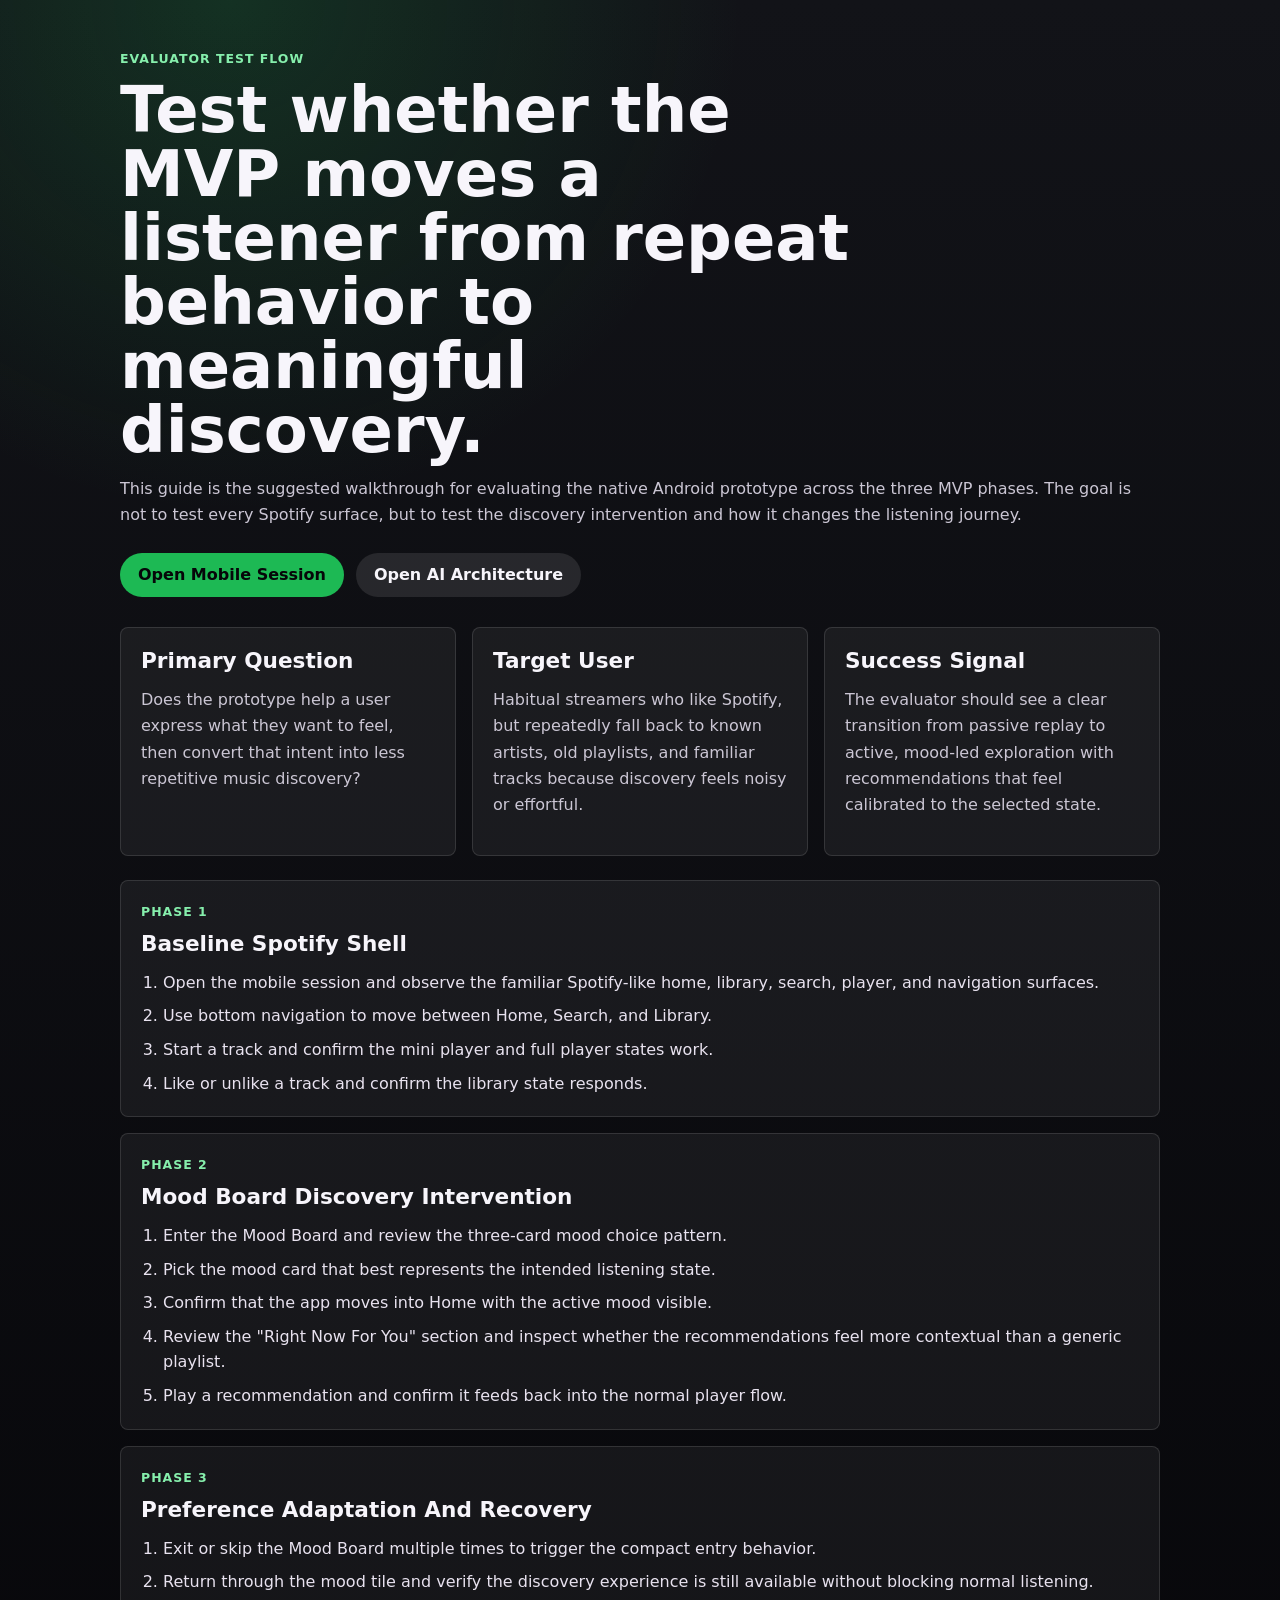
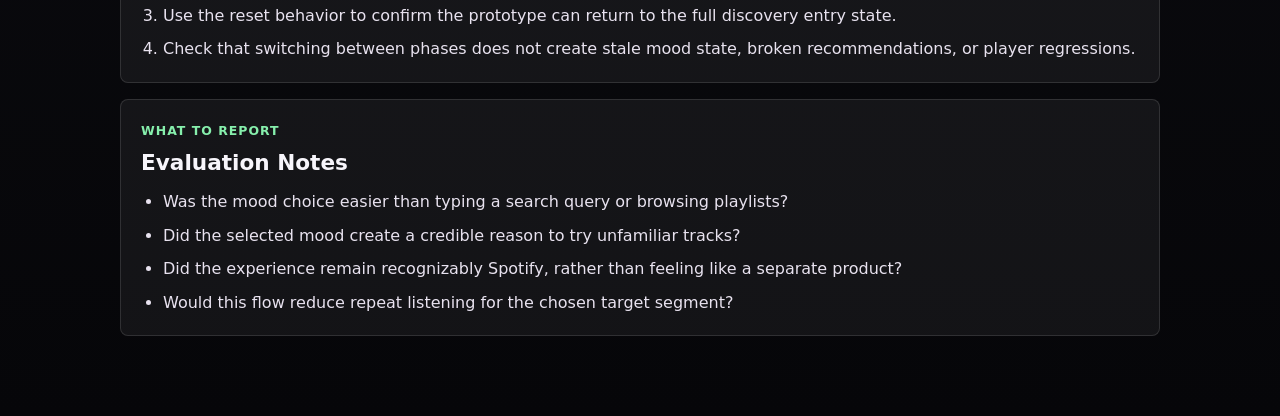
<file: deploy/evaluator-portal/user-flow.html>
<!doctype html>
<html lang="en">
  <head>
    <meta charset="utf-8" />
    <meta name="viewport" content="width=device-width, initial-scale=1" />
    <title>User Flow Guide - Spotify Mood MVP</title>
    <style>
      :root {
        color-scheme: dark;
        font-family: Inter, ui-sans-serif, system-ui, -apple-system, BlinkMacSystemFont, "Segoe UI", sans-serif;
        background: #08090b;
        color: #f7f5fb;
      }

      * {
        box-sizing: border-box;
      }

      body {
        margin: 0;
        min-height: 100vh;
        background:
          radial-gradient(circle at 18% 0%, rgba(29, 185, 84, 0.18), transparent 32rem),
          linear-gradient(180deg, #121318 0%, #060609 100%);
      }

      main {
        width: min(1040px, calc(100vw - 32px));
        margin: 0 auto;
        padding: 48px 0 64px;
      }

      header {
        margin-bottom: 30px;
      }

      h1,
      h2,
      h3,
      p {
        margin-top: 0;
      }

      h1 {
        max-width: 780px;
        margin-bottom: 14px;
        font-size: clamp(2rem, 5vw, 4.25rem);
        line-height: 1;
        letter-spacing: 0;
      }

      h2 {
        margin-bottom: 14px;
        font-size: 1.35rem;
      }

      h3 {
        margin-bottom: 8px;
        font-size: 1.05rem;
      }

      p {
        color: #cbc6d4;
        line-height: 1.65;
      }

      .toolbar {
        display: flex;
        flex-wrap: wrap;
        gap: 12px;
        margin-top: 24px;
      }

      .button {
        display: inline-flex;
        align-items: center;
        justify-content: center;
        min-height: 44px;
        padding: 0 18px;
        border-radius: 999px;
        background: #1db954;
        color: #060609;
        font-weight: 800;
        text-decoration: none;
      }

      .button.secondary {
        background: rgba(255, 255, 255, 0.1);
        color: #f7f5fb;
      }

      .grid {
        display: grid;
        grid-template-columns: repeat(3, minmax(0, 1fr));
        gap: 16px;
        margin: 24px 0;
      }

      .panel,
      .phase {
        border: 1px solid rgba(255, 255, 255, 0.12);
        border-radius: 8px;
        background: rgba(255, 255, 255, 0.055);
        padding: 20px;
      }

      .phase {
        margin-bottom: 16px;
      }

      ol,
      ul {
        margin: 0;
        padding-left: 22px;
        color: #e8e2ef;
        line-height: 1.6;
      }

      li + li {
        margin-top: 8px;
      }

      .label {
        display: inline-flex;
        margin-bottom: 12px;
        color: #86efac;
        font-size: 0.78rem;
        font-weight: 800;
        letter-spacing: 0.08em;
        text-transform: uppercase;
      }

      @media (max-width: 820px) {
        .grid {
          grid-template-columns: 1fr;
        }
      }
    </style>
    <script src="./app-config.js"></script>
  </head>
  <body>
    <main>
      <header>
        <span class="label">Evaluator Test Flow</span>
        <h1>Test whether the MVP moves a listener from repeat behavior to meaningful discovery.</h1>
        <p>
          This guide is the suggested walkthrough for evaluating the native Android prototype across the three MVP
          phases. The goal is not to test every Spotify surface, but to test the discovery intervention and how it
          changes the listening journey.
        </p>
        <div class="toolbar">
          <a class="button" href="#" target="_blank" rel="noreferrer" data-appetize-link>Open Mobile Session</a>
          <a class="button secondary" href="./ai-architecture.html" target="_blank" rel="noreferrer">Open AI Architecture</a>
        </div>
      </header>

      <section class="grid" aria-label="Evaluation focus">
        <article class="panel">
          <h2>Primary Question</h2>
          <p>
            Does the prototype help a user express what they want to feel, then convert that intent into less repetitive
            music discovery?
          </p>
        </article>
        <article class="panel">
          <h2>Target User</h2>
          <p>
            Habitual streamers who like Spotify, but repeatedly fall back to known artists, old playlists, and familiar
            tracks because discovery feels noisy or effortful.
          </p>
        </article>
        <article class="panel">
          <h2>Success Signal</h2>
          <p>
            The evaluator should see a clear transition from passive replay to active, mood-led exploration with
            recommendations that feel calibrated to the selected state.
          </p>
        </article>
      </section>

      <section class="phase">
        <span class="label">Phase 1</span>
        <h2>Baseline Spotify Shell</h2>
        <ol>
          <li>Open the mobile session and observe the familiar Spotify-like home, library, search, player, and navigation surfaces.</li>
          <li>Use bottom navigation to move between Home, Search, and Library.</li>
          <li>Start a track and confirm the mini player and full player states work.</li>
          <li>Like or unlike a track and confirm the library state responds.</li>
        </ol>
      </section>

      <section class="phase">
        <span class="label">Phase 2</span>
        <h2>Mood Board Discovery Intervention</h2>
        <ol>
          <li>Enter the Mood Board and review the three-card mood choice pattern.</li>
          <li>Pick the mood card that best represents the intended listening state.</li>
          <li>Confirm that the app moves into Home with the active mood visible.</li>
          <li>Review the "Right Now For You" section and inspect whether the recommendations feel more contextual than a generic playlist.</li>
          <li>Play a recommendation and confirm it feeds back into the normal player flow.</li>
        </ol>
      </section>

      <section class="phase">
        <span class="label">Phase 3</span>
        <h2>Preference Adaptation And Recovery</h2>
        <ol>
          <li>Exit or skip the Mood Board multiple times to trigger the compact entry behavior.</li>
          <li>Return through the mood tile and verify the discovery experience is still available without blocking normal listening.</li>
          <li>Use the reset behavior to confirm the prototype can return to the full discovery entry state.</li>
          <li>Check that switching between phases does not create stale mood state, broken recommendations, or player regressions.</li>
        </ol>
      </section>

      <section class="phase">
        <span class="label">What To Report</span>
        <h2>Evaluation Notes</h2>
        <ul>
          <li>Was the mood choice easier than typing a search query or browsing playlists?</li>
          <li>Did the selected mood create a credible reason to try unfamiliar tracks?</li>
          <li>Did the experience remain recognizably Spotify, rather than feeling like a separate product?</li>
          <li>Would this flow reduce repeat listening for the chosen target segment?</li>
        </ul>
      </section>
    </main>

    <script>
      const config = window.SPOTIFY_MOOD_MVP_CONFIG || {};
      const appUrl = config.appetizeUrl || "https://appetize.io";

      document.querySelectorAll("[data-appetize-link]").forEach((link) => {
        link.href = appUrl;
      });
    </script>
  </body>
</html>
</file>
<file: deploy/evaluator-portal/prototype.css>
:root {
  color-scheme: dark;
  font-family: Inter, ui-sans-serif, system-ui, -apple-system, BlinkMacSystemFont, "Segoe UI", sans-serif;
  --green: #1ed760;
  --spotify-green: #1db954;
  --bg: #121212;
  --soft: #b3b3b3;
  --line: rgba(255, 255, 255, 0.12);
}

* {
  box-sizing: border-box;
}

body {
  margin: 0;
  min-height: 100vh;
  background:
    radial-gradient(circle at 20% 0%, rgba(30, 215, 96, 0.18), transparent 28rem),
    radial-gradient(circle at 90% 12%, rgba(140, 90, 255, 0.16), transparent 24rem),
    #050505;
  color: #fff;
}

button {
  border: 0;
  background: transparent;
  font: inherit;
  color: inherit;
  cursor: pointer;
}

.phone-stage {
  min-height: 100vh;
  display: grid;
  place-items: center;
  padding: 0;
  overflow: hidden;
}

.phone-shell {
  position: relative;
  width: min(100vw, calc(100vh * 1080 / 2424));
  height: min(100vh, calc(100vw * 2424 / 1080));
  overflow: hidden;
  border: 0;
  border-radius: 0;
  background: var(--bg);
  box-shadow: 0 26px 90px rgba(0, 0, 0, 0.64);
  container-type: size;
}

.status-bar {
  position: absolute;
  inset: 0 0 auto;
  z-index: 20;
  height: 5cqh;
  display: flex;
  align-items: center;
  justify-content: space-between;
  padding: 0 4.2cqw;
  color: rgba(255, 255, 255, 0.76);
  font-size: 3.1cqw;
  font-weight: 700;
  pointer-events: none;
}

.screen {
  position: absolute;
  inset: 0;
  display: none;
  overflow: hidden;
}

.screen.is-active {
  display: block;
}

.mood-screen {
  background: #19171f;
}

.mood-glow {
  position: absolute;
  inset: 0 0 auto;
  height: 24cqh;
  background: linear-gradient(180deg, #2b2734 0%, #19171f 72%, transparent 100%);
}

.home-pill {
  position: absolute;
  z-index: 4;
  top: 5.98cqh;
  right: 5.8cqw;
  width: 25cqw;
  height: 5.2cqh;
  border-radius: 999px;
  background: var(--green);
  color: #000;
  font-size: 2.95cqw;
  font-weight: 900;
  white-space: nowrap;
}

.mood-screen h1 {
  position: absolute;
  z-index: 3;
  top: 14.1cqh;
  width: 100%;
  margin: 0;
  padding: 0 5cqw;
  text-align: center;
  font-size: 5.45cqw;
  line-height: 1.1;
  letter-spacing: 0;
}

.carousel {
  position: absolute;
  inset: 0;
  display: block;
  touch-action: pan-y;
}

.mood-card {
  position: absolute;
  width: 68cqw;
  height: 61.2cqh;
  border-radius: 6.7cqw;
  overflow: hidden;
  padding: 1.8cqh 5.8cqw;
  left: 16cqw;
  top: 19.43cqh;
  transform: none;
  transform-origin: center center;
  opacity: 1;
  transition: transform 260ms ease, opacity 260ms ease;
  box-shadow: 0 22px 50px rgba(0, 0, 0, 0.38);
}

.mood-card.left {
  width: 56cqw;
  left: -4cqw;
  top: 19.43cqh;
  transform: scale(0.85);
  opacity: 0.65;
  z-index: 1;
}

.mood-card.center {
  z-index: 3;
}

.mood-card.right {
  width: 56cqw;
  left: 48cqw;
  top: 19.43cqh;
  transform: scale(0.85);
  opacity: 0.65;
  z-index: 1;
}

.mood-card::before {
  content: "";
  position: absolute;
  inset: 0;
  background:
    radial-gradient(circle at 50% 50%, color-mix(in srgb, var(--accent) 18%, transparent), transparent 31%),
    radial-gradient(circle at 72% 64%, rgba(255, 255, 255, 0.04), transparent 24%),
    linear-gradient(180deg, rgba(0, 0, 0, 0.2), rgba(0, 0, 0, 0.5));
}

.atmosphere {
  position: absolute;
  inset: 0;
  z-index: 0;
  opacity: 0.95;
  pointer-events: none;
}

.style-heavy .atmosphere,
.style-electric .atmosphere {
  background:
    repeating-linear-gradient(80deg, transparent 0 20%, rgba(255, 179, 0, 0.055) 20.5% 21%, transparent 21.5% 39%),
    radial-gradient(circle at 50% 94%, rgba(107, 48, 16, 0.92), transparent 48%),
    radial-gradient(circle at 50% 54%, rgba(61, 26, 8, 0.7), transparent 57%);
}

.style-electric .atmosphere {
  background:
    repeating-linear-gradient(90deg, transparent 0 13%, rgba(196, 118, 42, 0.08) 13.5% 14.6%, transparent 15% 23%),
    radial-gradient(circle at 50% 82%, rgba(92, 48, 16, 0.45), transparent 38%),
    radial-gradient(circle at 50% 48%, rgba(42, 30, 64, 0.7), transparent 48%),
    #07060f;
}

.style-ready .atmosphere,
.style-still .atmosphere {
  background:
    repeating-linear-gradient(0deg, transparent 0 31%, rgba(10, 32, 48, 0.45) 31.2% 31.6%, transparent 32% 37%),
    radial-gradient(circle at 82% 28%, rgba(26, 77, 110, 0.8), transparent 38%),
    radial-gradient(circle at 76% 54%, rgba(14, 45, 74, 0.75), transparent 58%);
}

.style-joyful .atmosphere,
.style-gold .atmosphere,
.style-dusk .atmosphere {
  background:
    repeating-linear-gradient(100deg, transparent 0 12%, rgba(232, 176, 48, 0.12) 12.4% 12.8%, transparent 13.2% 22%),
    radial-gradient(circle at 50% 70%, rgba(90, 64, 16, 0.82), transparent 44%),
    radial-gradient(circle at 50% 82%, rgba(58, 44, 8, 0.7), transparent 60%);
}

.style-melancholic .atmosphere,
.style-winter .atmosphere {
  background:
    repeating-linear-gradient(90deg, transparent 0 17%, rgba(4, 8, 6, 0.7) 17.5% 20%, transparent 20.5% 31%),
    radial-gradient(circle at 50% 10%, rgba(22, 36, 24, 0.65), transparent 46%),
    radial-gradient(circle at 50% 50%, rgba(14, 26, 20, 0.88), transparent 62%);
}

.style-vast .atmosphere {
  background:
    radial-gradient(circle at 25% 30%, rgba(0, 229, 255, 0.28) 0 1.2%, transparent 1.6%),
    radial-gradient(circle at 70% 48%, rgba(0, 229, 255, 0.22) 0 1%, transparent 1.5%),
    radial-gradient(circle at 48% 82%, rgba(0, 229, 255, 0.20), transparent 55%),
    linear-gradient(180deg, rgba(10, 46, 70, 0.45), rgba(3, 22, 37, 0.8));
}

.style-storm .atmosphere {
  background:
    linear-gradient(132deg, transparent 0 43%, rgba(230, 180, 80, 0.2) 43.5% 45%, transparent 45.5%),
    radial-gradient(circle at 48% 38%, rgba(64, 54, 64, 0.7), transparent 54%),
    radial-gradient(circle at 48% 80%, rgba(156, 112, 48, 0.32), transparent 46%);
}

.style-highway .atmosphere {
  background:
    linear-gradient(105deg, transparent 0 44%, rgba(255, 255, 255, 0.12) 44.5% 45%, transparent 45.5% 55%, rgba(255, 255, 255, 0.12) 55.5% 56%, transparent 56.5%),
    radial-gradient(circle at 50% 82%, rgba(230, 106, 26, 0.58), transparent 58%);
}

.style-electric_blue .atmosphere {
  background:
    repeating-linear-gradient(90deg, transparent 0 12%, rgba(64, 64, 255, 0.18) 12.3% 13%, transparent 13.4% 20%),
    radial-gradient(circle at 50% 70%, rgba(64, 64, 255, 0.55), transparent 55%);
}

.style-kitchen .atmosphere {
  background:
    radial-gradient(circle at 18% 24%, rgba(255, 160, 80, 0.22), transparent 22%),
    radial-gradient(circle at 54% 65%, rgba(212, 120, 40, 0.72), transparent 50%),
    linear-gradient(180deg, rgba(10, 6, 4, 0.5), rgba(58, 28, 8, 0.42));
}

.style-break .atmosphere {
  background:
    radial-gradient(circle at 50% 30%, rgba(160, 160, 255, 0.25) 0 3%, transparent 4%),
    radial-gradient(circle at 30% 58%, rgba(160, 160, 255, 0.18) 0 2%, transparent 3%),
    radial-gradient(circle at 70% 55%, rgba(160, 160, 255, 0.16) 0 2%, transparent 3%),
    radial-gradient(circle at 50% 68%, rgba(160, 160, 255, 0.26), transparent 54%);
}

.mood-top,
.mood-bottom,
.tap-enter {
  position: relative;
  z-index: 1;
}

.mood-top {
  display: grid;
  justify-items: center;
  gap: 1.05cqh;
  transform: translateY(0.2cqh);
}

.mood-icon,
.world-mark {
  width: 12cqw;
  height: 12cqw;
  display: grid;
  place-items: center;
  color: color-mix(in srgb, var(--accent) 72%, white 28%);
  filter: drop-shadow(0 0 10px color-mix(in srgb, var(--accent) 42%, transparent));
}

.mood-icon svg,
.world-mark svg {
  width: 100%;
  height: 100%;
  stroke: currentColor;
  fill: none;
  stroke-width: 1.9;
  stroke-linecap: round;
  stroke-linejoin: round;
}

.preview-songs {
  width: 29cqw;
  display: grid;
  gap: 0.55cqh;
}

.preview-song {
  min-width: 0;
  display: grid;
  grid-template-columns: 4.55cqw 1fr;
  gap: 1.35cqw;
  align-items: center;
  border: 1px solid rgba(255, 255, 255, 0.08);
  border-radius: 1.35cqw;
  background: rgba(0, 0, 0, 0.2);
  padding: 0.85cqh 1.05cqw;
}

.tiny-art,
.album-art {
  position: relative;
  overflow: hidden;
  border-radius: 4px;
  background:
    radial-gradient(circle at 22% 20%, color-mix(in srgb, var(--art) 76%, white 24%) 0 30%, transparent 31%),
    radial-gradient(circle at 72% 72%, color-mix(in srgb, var(--art) 54%, black 46%) 0 34%, transparent 35%),
    linear-gradient(135deg, var(--art), #121212 82%);
}

.tiny-art::after,
.album-art::after {
  content: attr(data-letter);
  position: absolute;
  inset: 0;
  display: grid;
  place-items: center;
  color: rgba(255, 255, 255, 0.38);
  font-family: Georgia, serif;
  font-weight: 900;
}

.tiny-art::after {
  font-size: 18px;
}

.album-art::after {
  font-size: 48px;
}

.tiny-art {
  width: 4.55cqw;
  height: 4.55cqw;
}

.preview-song strong,
.preview-song span {
  display: block;
  min-width: 0;
  overflow: hidden;
  text-overflow: ellipsis;
  white-space: nowrap;
}

.preview-song strong {
  font-size: 2.65cqw;
  line-height: 1.15;
}

.preview-song span {
  color: rgba(255, 255, 255, 0.62);
  font-size: 2.25cqw;
}

.tap-enter {
  position: absolute;
  left: 50%;
  top: 44.7%;
  transform: translate(-50%, -50%);
  width: 34cqw;
  height: 4.8cqh;
  display: grid;
  place-items: center;
  color: var(--accent);
  font-size: 3.8cqw;
  font-weight: 900;
  text-shadow: 0 0 12px color-mix(in srgb, var(--accent) 58%, transparent);
  animation: tapPulse 900ms ease-in-out infinite alternate;
}

@keyframes tapPulse {
  from { opacity: 0.74; }
  to { opacity: 1; }
}

.mood-bottom {
  position: absolute;
  left: 5.8cqw;
  right: 5.8cqw;
  bottom: 9.5cqh;
}

.fragment {
  margin: 0;
  font-size: 5.05cqw;
  line-height: 1.2;
  font-weight: 900;
}

.accent-line {
  width: 11.2cqw;
  height: 0.38cqh;
  margin: 1.25cqh 0 1.65cqh;
  background: var(--accent);
}

.memory-card {
  display: grid;
  grid-template-columns: 7.9cqw 1fr;
  gap: 2.7cqw;
  align-items: center;
  border-radius: 3.2cqw;
  background: rgba(0, 0, 0, 0.22);
  padding: 1.2cqh 2.8cqw;
}

.music-dot {
  width: 7.9cqw;
  height: 7.9cqw;
  display: grid;
  place-items: center;
  border-radius: 50%;
  background: rgba(255, 255, 255, 0.08);
  color: var(--accent);
}

.memory-card p {
  margin: 0;
  color: rgba(255, 255, 255, 0.84);
  font-size: 2.75cqw;
  font-style: italic;
  line-height: 1.35;
}

.pulse {
  margin: 1.75cqh 0 0;
  color: rgba(255, 255, 255, 0.5);
  font-size: 2.35cqw;
  line-height: 1.4;
}

.swipe-hint {
  position: absolute;
  z-index: 5;
  top: 50%;
  display: grid;
  justify-items: center;
  gap: 0.25cqh;
  border: 1px solid rgba(255, 255, 255, 0.12);
  border-radius: 999px;
  background: rgba(0, 0, 0, 0.22);
  padding: 1cqh 1.2cqw;
  animation: hintPulse 1050ms ease-in-out infinite alternate;
}

.swipe-hint.left {
  left: 2.2cqw;
}

.swipe-hint.right {
  right: 2.2cqw;
}

.swipe-hint span {
  font-size: 6.4cqw;
  line-height: 0.8;
}

.swipe-hint small {
  color: rgba(255, 255, 255, 0.68);
  font-size: 2.05cqw;
  font-weight: 800;
}

@keyframes hintPulse {
  from { opacity: 0.28; transform: translateY(-50%) translateX(0); }
  to { opacity: 0.82; transform: translateY(-50%) translateX(var(--nudge, 0)); }
}

.swipe-hint.left { --nudge: -3.2cqw; }
.swipe-hint.right { --nudge: 3.2cqw; }

.mood-helper {
  position: absolute;
  left: 8cqw;
  right: 8cqw;
  bottom: 6.5cqh;
  margin: 0;
  color: rgba(179, 179, 179, 0.82);
  font-size: 3.2cqw;
  font-weight: 700;
  text-align: center;
}

.home-screen {
  overflow-y: auto;
  padding: 4.78cqh 3.9cqw 18.4cqh;
  background:
    linear-gradient(180deg, #2d2935 0, #121212 27cqh),
    #121212;
  scrollbar-width: none;
}

.app-screen {
  overflow-y: auto;
  padding: 4.78cqh 3.9cqw 18.4cqh;
  background: #121212;
  scrollbar-width: none;
}

.app-screen::-webkit-scrollbar {
  display: none;
}

.home-screen::-webkit-scrollbar,
.app-screen::-webkit-scrollbar,
.song-row::-webkit-scrollbar,
.home-filters::-webkit-scrollbar,
.mood-filter-row::-webkit-scrollbar,
.library-filters::-webkit-scrollbar {
  display: none;
}

.home-top {
  display: flex;
  align-items: center;
  gap: 3.2cqw;
  min-height: 6.1cqh;
  margin-bottom: 1.55cqh;
}

.avatar {
  width: 11.7cqw;
  height: 11.7cqw;
  display: grid;
  place-items: center;
  border-radius: 50%;
  background: #1e88e5;
  color: #fff;
  font-weight: 900;
  font-size: 5.15cqw;
}

.avatar.small {
  width: 8.35cqw;
  height: 8.35cqw;
  font-size: 4.2cqw;
  color: #fff;
}

.header-icon {
  width: 11.7cqw;
  height: 11.7cqw;
  display: grid;
  place-items: center;
  border-radius: 50%;
  background: rgba(255, 255, 255, 0.03);
  color: rgba(255, 255, 255, 0.88);
  font-size: 5.25cqw;
}

.app-header {
  display: flex;
  align-items: center;
  gap: 3.7cqw;
  margin-bottom: 1.9cqh;
}

.app-header h1 {
  flex: 1;
  margin: 0;
  color: #fff;
  font-size: 5.55cqw;
  line-height: 1;
  font-weight: 900;
}

.search-box {
  height: 6.3cqh;
  display: grid;
  grid-template-columns: 8cqw 1fr 7cqw;
  align-items: center;
  margin-bottom: 2.6cqh;
  border-radius: 1.85cqw;
  background: #2a2a2a;
  color: #b3b3b3;
  padding: 0 2.5cqw;
}

.search-box span {
  font-size: 5cqw;
}

.search-box input {
  min-width: 0;
  border: 0;
  outline: 0;
  background: transparent;
  color: #fff;
  font: inherit;
  font-size: 3.5cqw;
  font-weight: 700;
}

.search-box button {
  width: 6cqw;
  height: 6cqw;
  border-radius: 50%;
  background: rgba(255, 255, 255, 0.12);
  color: #fff;
  font-size: 3cqw;
}

.search-title,
.library-title {
  margin: 0 0 1.4cqh;
  font-size: 4.2cqw;
  font-weight: 900;
}

.category-grid {
  display: grid;
  grid-template-columns: 1fr 1fr;
  gap: 1.4cqh 2.8cqw;
  margin-bottom: 2.6cqh;
}

.category-card {
  position: relative;
  min-height: 9.8cqh;
  overflow: hidden;
  border-radius: 1.85cqw;
  padding: 2.8cqw;
  text-align: left;
  font-size: 3.5cqw;
  font-weight: 900;
}

.category-card::after {
  content: "";
  position: absolute;
  right: -2cqw;
  bottom: -2cqw;
  width: 12cqw;
  height: 12cqw;
  border-radius: 1.2cqw;
  background: rgba(255, 255, 255, 0.2);
  transform: rotate(12deg);
}

.result-list,
.library-list {
  display: grid;
  gap: 1.15cqh;
}

.list-row {
  width: 100%;
  min-height: 7.45cqh;
  display: grid;
  grid-template-columns: 14.8cqw 1fr 7cqw;
  gap: 3.7cqw;
  align-items: center;
  text-align: left;
}

.list-row .album-art {
  width: 14.8cqw;
  height: 14.8cqw;
  border-radius: 1.85cqw;
}

.list-row .album-art.circle {
  border-radius: 50%;
}

.list-row strong,
.list-row span {
  display: block;
  min-width: 0;
  overflow: hidden;
  text-overflow: ellipsis;
  white-space: nowrap;
}

.list-row strong {
  font-size: 3.5cqw;
}

.list-row span {
  margin-top: 0.45cqh;
  color: #b3b3b3;
  font-size: 3cqw;
}

.empty-state {
  display: grid;
  justify-items: center;
  gap: 1cqh;
  padding-top: 7cqh;
  text-align: center;
}

.empty-state b {
  font-size: 3.7cqw;
}

.empty-state span {
  color: #b3b3b3;
  font-size: 3.2cqw;
}

.picked-card {
  display: grid;
  grid-template-columns: 18.5cqw 1fr;
  gap: 3.7cqw;
  align-items: center;
  margin-bottom: 2.6cqh;
  border-radius: 2.8cqw;
  background: #2a2a2a;
  padding: 3.7cqw;
}

.picked-card .album-art {
  width: 18.5cqw;
  height: 18.5cqw;
  border-radius: 1.85cqw;
}

.picked-card small {
  color: #1ed760;
  font-size: 2.55cqw;
  font-weight: 900;
}

.picked-card strong,
.picked-card span {
  display: block;
  overflow: hidden;
  text-overflow: ellipsis;
  white-space: nowrap;
}

.picked-actions {
  display: flex;
  align-items: center;
  gap: 4cqw;
  margin-top: 0.9cqh;
}

.picked-actions button {
  width: 8.4cqw;
  height: 8.4cqw;
  border-radius: 50%;
  background: #1ed760;
  color: #000;
  font-weight: 900;
}

.library-filters {
  display: flex;
  gap: 2cqw;
  overflow-x: auto;
  margin-bottom: 1cqh;
}

.library-sort {
  display: flex;
  justify-content: space-between;
  align-items: center;
  margin: 1.2cqh 0;
  color: rgba(255, 255, 255, 0.82);
  font-size: 2.9cqw;
  font-weight: 800;
}

.library-art-liked,
.library-art-episodes {
  width: 14.8cqw;
  height: 14.8cqw;
  display: grid;
  place-items: center;
  border-radius: 1.85cqw;
  font-size: 5.4cqw;
  font-weight: 900;
}

.library-art-liked {
  background: linear-gradient(135deg, #4527a0, #7e57c2, #fff);
}

.library-art-episodes {
  background: #1ed760;
  color: #000;
}

.mood-filter-row {
  display: flex;
  align-items: center;
  gap: 2.3cqw;
  overflow-x: auto;
  min-height: 5.2cqh;
  margin-bottom: 1.75cqh;
}

.home-filters {
  display: flex;
  gap: 2.65cqw;
  overflow-x: auto;
  flex: 1 1 auto;
}

.filter {
  height: 5.8cqh;
  padding: 0 6.25cqw;
  border-radius: 999px;
  background: #2f2f2f;
  color: #fff;
  font-size: 4.15cqw;
  font-weight: 600;
  white-space: nowrap;
}

.filter.is-active {
  background: var(--green);
  color: #000;
}

.active-vibe {
  flex: 0 0 auto;
  width: 39cqw;
  display: flex;
  align-items: center;
  justify-content: space-between;
  gap: 1cqw;
  margin: 0;
  border: 1px solid color-mix(in srgb, var(--vibe-accent, #ff8a36) 36%, transparent);
  border-radius: 999px;
  background: color-mix(in srgb, var(--vibe-accent, #ff8a36) 16%, transparent);
  color: var(--vibe-accent, #ff8a36);
  min-height: 5.2cqh;
  padding: 0 1.6cqw;
  font-size: 2.9cqw;
  font-weight: 800;
}

.active-vibe [data-change-vibe] {
  min-width: 0;
  overflow: hidden;
  text-overflow: ellipsis;
  white-space: nowrap;
}

.active-vibe button {
  width: 6cqw;
  height: 6cqw;
  border-radius: 50%;
  background: rgba(255, 255, 255, 0.12);
  color: rgba(255, 255, 255, 0.72);
}

.resonance-banner {
  display: flex;
  justify-content: space-between;
  gap: 3.7cqw;
  align-items: center;
  margin-bottom: 1.9cqh;
  border-radius: 1.85cqw;
  background: linear-gradient(135deg, #211536, #3a165f);
  padding: 3.7cqw;
}

.eyebrow {
  display: inline-flex;
  align-items: center;
  gap: 1.6cqw;
  color: var(--green);
  font-size: 2.35cqw;
  font-weight: 900;
  letter-spacing: 0.09em;
  text-transform: uppercase;
}

.eyebrow i {
  width: 1.15cqw;
  height: 1.15cqw;
  border-radius: 50%;
  background: var(--green);
}

.resonance-banner h2 {
  margin: 0.8cqh 0 0.35cqh;
  font-size: 3.95cqw;
}

.resonance-banner p {
  margin: 0;
  color: rgba(255, 255, 255, 0.7);
  font-size: 2.8cqw;
}

.resonance-banner button {
  min-width: 13.4cqw;
  height: 4.9cqh;
  border-radius: 999px;
  background: var(--green);
  color: #000;
  font-size: 3cqw;
  font-weight: 900;
}

.compact-tile {
  min-height: 8.7cqh;
  display: grid;
  grid-template-columns: 11.6cqw 1fr;
  gap: 2.8cqw;
  align-items: center;
  margin-bottom: 1.9cqh;
  border-radius: 1.85cqw;
  background: rgba(255, 255, 255, 0.1);
  padding: 2.8cqw;
}

.tile-icon {
  width: 11.6cqw;
  height: 11.6cqw;
  display: grid;
  place-items: center;
  border-radius: 6px;
  background: linear-gradient(135deg, #2e164f, #1ed760);
  color: #fff;
  font-size: 6cqw;
  font-weight: 900;
}

.compact-tile strong,
.compact-tile span {
  display: block;
}

.compact-tile strong {
  font-size: 3.25cqw;
}

.compact-tile span {
  margin-top: 0.35cqh;
  color: var(--soft);
  font-size: 2.8cqw;
}

.section-title {
  display: flex;
  align-items: center;
  gap: 3.2cqw;
  margin: 0 0 2cqh;
}

.section-title .world-mark {
  width: 15.2cqw;
  height: 15.2cqw;
}

.section-title .world-mark svg {
  stroke-width: 2.5;
}

.section-title h2,
.block-title {
  margin: 0 0 1.5cqh;
  font-size: 5.65cqw;
  line-height: 1.1;
}

.section-title h2 {
  margin: 0;
}

.song-row {
  display: flex;
  gap: 4cqw;
  overflow-x: auto;
  padding-bottom: 3.15cqh;
}

.song-card {
  flex: 0 0 34.1cqw;
  min-width: 0;
}

.song-card .album-art {
  width: 34.1cqw;
  height: 34.1cqw;
  margin-bottom: 1.25cqh;
  border-radius: 3cqw;
}

.song-card strong,
.song-card span {
  display: block;
  overflow: hidden;
  text-overflow: ellipsis;
  white-space: nowrap;
}

.song-card strong {
  font-size: 3.55cqw;
}

.song-card span {
  margin-top: 0.45cqh;
  color: var(--soft);
  font-size: 3.2cqw;
}

.compact .song-card {
  flex-basis: 28.3cqw;
}

.compact .song-card .album-art {
  width: 28.3cqw;
  height: 28.3cqw;
}

.artist-card {
  flex: 0 0 28.3cqw;
  min-width: 0;
  text-align: left;
}

.artist-card .album-art {
  width: 28.3cqw;
  height: 28.3cqw;
  margin-bottom: 1.25cqh;
  border-radius: 50%;
}

.artist-card strong,
.artist-card span {
  display: block;
  overflow: hidden;
  text-overflow: ellipsis;
  white-space: nowrap;
}

.artist-card strong {
  font-size: 3.45cqw;
}

.artist-card span {
  margin-top: 0.35cqh;
  color: #b3b3b3;
  font-size: 3cqw;
}

.recent-grid {
  display: grid;
  grid-template-columns: 1fr 1fr;
  gap: 0.95cqh 2.1cqw;
  margin-bottom: 3.1cqh;
}

.recent-card {
  min-width: 0;
  height: 6.1cqh;
  display: grid;
  grid-template-columns: 6.1cqh 1fr;
  align-items: center;
  gap: 2.7cqw;
  overflow: hidden;
  border-radius: 1.85cqw;
  background: rgba(255, 255, 255, 0.1);
}

.recent-card .album-art {
  width: 6.1cqh;
  height: 6.1cqh;
  border-radius: 0;
}

.recent-card strong {
  min-width: 0;
  padding-right: 1.9cqw;
  overflow: hidden;
  text-overflow: ellipsis;
  white-space: nowrap;
  font-size: 3.25cqw;
}

.bottom-nav {
  position: absolute;
  inset: auto 0 0;
  z-index: 18;
  height: 10.4cqh;
  display: grid;
  grid-template-columns: repeat(4, 1fr);
  align-items: center;
  background: rgba(0, 0, 0, 0.92);
  border-top: 1px solid rgba(255, 255, 255, 0.08);
}

.nav-item {
  display: grid;
  justify-items: center;
  gap: 0.75cqh;
  background: transparent;
  color: #9d9d9d;
  font-size: 2.6cqw;
  font-weight: 800;
}

.nav-item span {
  width: 12.9cqw;
  height: 3.45cqh;
  display: grid;
  place-items: center;
  border-radius: 999px;
  font-size: 5.4cqw;
  line-height: 1;
}

.nav-item.is-active {
  color: #fff;
}

.nav-item.is-active span {
  background: #efe3ff;
  color: #121212;
}

.mini-player {
  position: absolute;
  left: 1.95cqw;
  right: 1.95cqw;
  bottom: 10.4cqh;
  z-index: 17;
  height: 7.38cqh;
  display: grid;
  grid-template-columns: 11.7cqw 1fr 8.7cqw 8.7cqw 8.7cqw;
  gap: 2.1cqw;
  align-items: center;
  border-radius: 2.25cqw;
  background: #2d2933;
  padding: 1.6cqw;
}

.mini-player .album-art {
  width: 11.7cqw;
  height: 11.7cqw;
}

.mini-player strong,
.mini-player span {
  display: block;
  overflow: hidden;
  text-overflow: ellipsis;
  white-space: nowrap;
}

.mini-player strong {
  font-size: 3.15cqw;
}

.mini-player span {
  color: rgba(255, 255, 255, 0.72);
  font-size: 2.8cqw;
}

.mini-player button {
  width: 8.7cqw;
  height: 8.7cqw;
  border-radius: 50%;
  background: transparent;
  color: #efe3ff;
  font-size: 4.8cqw;
}

.full-player,
.sheet-backdrop,
.dialog-backdrop,
.profile-layer {
  position: absolute;
  inset: 0;
  z-index: 40;
}

.full-player {
  overflow-y: auto;
  padding: 5cqh 5.6cqw 3cqh;
  background:
    linear-gradient(180deg, color-mix(in srgb, var(--art, #5e35b1) 45%, #121212) 0, #121212 45cqh),
    #121212;
}

.player-top,
.player-meta,
.player-times,
.player-controls,
.player-utils {
  display: flex;
  align-items: center;
  justify-content: space-between;
}

.player-top button,
.player-meta button,
.player-controls button,
.player-utils button {
  display: grid;
  place-items: center;
  border-radius: 50%;
  color: #fff;
}

.player-top button {
  width: 9.2cqw;
  height: 9.2cqw;
  font-size: 6cqw;
}

.player-source {
  text-align: center;
}

.player-source small {
  display: block;
  color: rgba(255, 255, 255, 0.62);
  font-size: 2.55cqw;
  font-weight: 900;
  letter-spacing: 0.08em;
}

.player-source b {
  display: block;
  margin-top: 0.35cqh;
  font-size: 3.25cqw;
}

.full-art {
  width: 78cqw;
  height: 78cqw;
  margin: 4cqh auto 3cqh;
  border-radius: 3.7cqw;
}

.player-meta strong,
.player-meta span {
  display: block;
  max-width: 68cqw;
  overflow: hidden;
  text-overflow: ellipsis;
  white-space: nowrap;
}

.player-meta strong {
  font-size: 5.1cqw;
}

.player-meta span {
  margin-top: 0.4cqh;
  color: #b3b3b3;
  font-size: 3.7cqw;
}

.player-meta button {
  width: 10cqw;
  height: 10cqw;
  font-size: 5.7cqw;
  color: #1ed760;
}

.player-progress {
  height: 0.55cqh;
  margin: 2.2cqh 0 0.8cqh;
  overflow: hidden;
  border-radius: 999px;
  background: rgba(255, 255, 255, 0.2);
}

.player-progress span {
  display: block;
  height: 100%;
  width: var(--progress, 0%);
  background: #1ed760;
}

.player-times {
  color: rgba(255, 255, 255, 0.62);
  font-size: 2.55cqw;
}

.player-controls {
  margin: 2.5cqh 0;
}

.player-controls button {
  width: 11cqw;
  height: 11cqw;
  font-size: 6cqw;
}

.player-controls .primary {
  width: 14.8cqw;
  height: 14.8cqw;
  background: #1ed760;
  color: #000;
}

.player-utils {
  margin-bottom: 2cqh;
}

.player-utils button {
  width: 10cqw;
  height: 10cqw;
  color: #e9ddff;
  font-size: 4.8cqw;
}

.lyrics-card {
  min-height: 18cqh;
  border-radius: 3.7cqw;
  background: rgba(30, 215, 96, 0.12);
  padding: 3.7cqw;
}

.lyrics-card h2 {
  margin: 0 0 1.5cqh;
  font-size: 3.6cqw;
}

.lyrics-card p {
  margin: 0;
  font-size: 3.4cqw;
  line-height: 1.45;
  font-weight: 800;
}

.sheet-backdrop,
.dialog-backdrop {
  display: grid;
  align-items: end;
  background: rgba(0, 0, 0, 0.48);
}

.dialog-backdrop {
  align-items: center;
  padding: 5.5cqw;
}

.create-panel,
.dialog-card {
  background: #2a2a2a;
  color: #fff;
}

.create-panel {
  width: 100%;
  border-radius: 5cqw 5cqw 0 0;
  padding: 3.5cqw 5.5cqw 3cqh;
}

.create-panel h2,
.dialog-card h2 {
  margin: 0 0 1.9cqh;
  font-size: 4.65cqw;
}

.create-option {
  width: 100%;
  min-height: 7.6cqh;
  display: grid;
  grid-template-columns: 11.1cqw 1fr;
  gap: 3.7cqw;
  align-items: center;
  text-align: left;
}

.create-icon {
  width: 11.1cqw;
  height: 11.1cqw;
  display: grid;
  place-items: center;
  border-radius: 50%;
  background: #121212;
  font-size: 5cqw;
}

.create-option strong,
.create-option span {
  display: block;
}

.create-option strong {
  font-size: 3.5cqw;
}

.create-option span {
  margin-top: 0.25cqh;
  color: #b3b3b3;
  font-size: 3cqw;
}

.sheet-close {
  width: 11.1cqw;
  height: 11.1cqw;
  display: grid;
  place-items: center;
  margin: 2cqh auto 0;
  border-radius: 50%;
  background: #1ed760;
  color: #000;
  font-weight: 900;
}

.dialog-card {
  border-radius: 3.7cqw;
  padding: 5.5cqw;
}

.dialog-card input {
  width: 100%;
  height: 5.8cqh;
  border: 0;
  border-bottom: 1px solid #1ed760;
  outline: 0;
  background: #121212;
  color: #fff;
  padding: 0 3cqw;
  font: inherit;
  font-size: 3.5cqw;
}

.dialog-actions {
  display: flex;
  justify-content: flex-end;
  gap: 2cqw;
  margin-top: 2.8cqh;
}

.dialog-actions button {
  min-width: 18cqw;
  height: 4.8cqh;
  border-radius: 999px;
  font-size: 3cqw;
  font-weight: 900;
}

.dialog-actions .confirm {
  background: #1ed760;
  color: #000;
}

.dialog-actions .confirm:disabled {
  opacity: 0.42;
}

.profile-layer {
  background: rgba(0, 0, 0, 0.6);
}

.profile-panel {
  width: 82%;
  height: 100%;
  background: #121212;
  padding: 5.5cqh 3.7cqw 3cqh;
}

.profile-head {
  display: flex;
  align-items: center;
  gap: 3.7cqw;
  padding-bottom: 2cqh;
  border-bottom: 1px solid rgba(255, 255, 255, 0.12);
}

.profile-head .avatar {
  width: 13cqw;
  height: 13cqw;
}

.profile-head strong,
.profile-head span {
  display: block;
}

.profile-head strong {
  font-size: 4.2cqw;
}

.profile-head span {
  margin-top: 0.35cqh;
  color: #b3b3b3;
  font-size: 3cqw;
}

.profile-menu {
  display: grid;
  gap: 0.45cqh;
  margin-top: 2.4cqh;
}

.profile-menu button {
  height: 6.5cqh;
  display: grid;
  grid-template-columns: 8cqw 1fr auto;
  gap: 3.7cqw;
  align-items: center;
  border-radius: 1.85cqw;
  padding: 0 1.8cqw;
  text-align: left;
  font-size: 3.5cqw;
  font-weight: 800;
}

.profile-badge {
  border-radius: 999px;
  background: #1ed760;
  color: #000;
  padding: 0.7cqh 2.8cqw;
  font-size: 2.55cqw;
  font-weight: 900;
}

.is-hidden {
  display: none !important;
}

.phone-shell.is-mood .bottom-nav,
.phone-shell.is-mood .mini-player {
  display: none;
}
</file>
